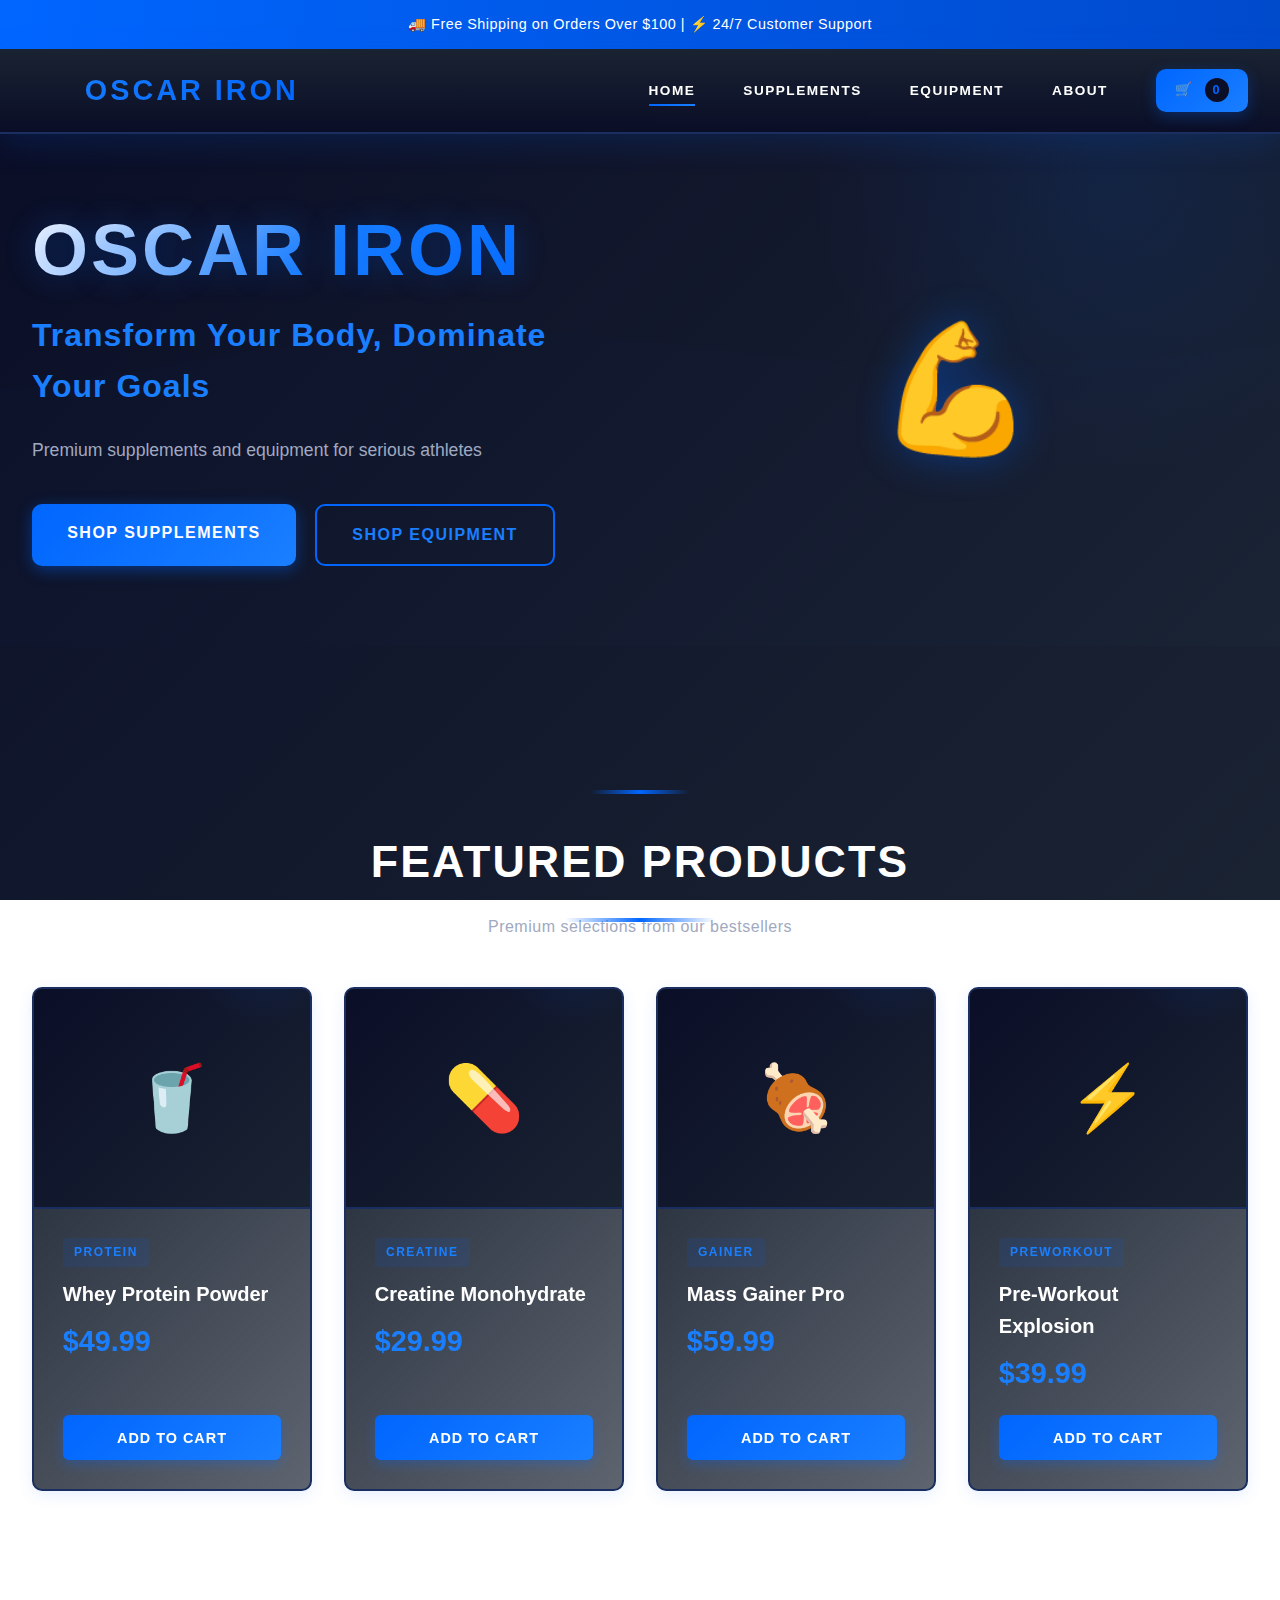
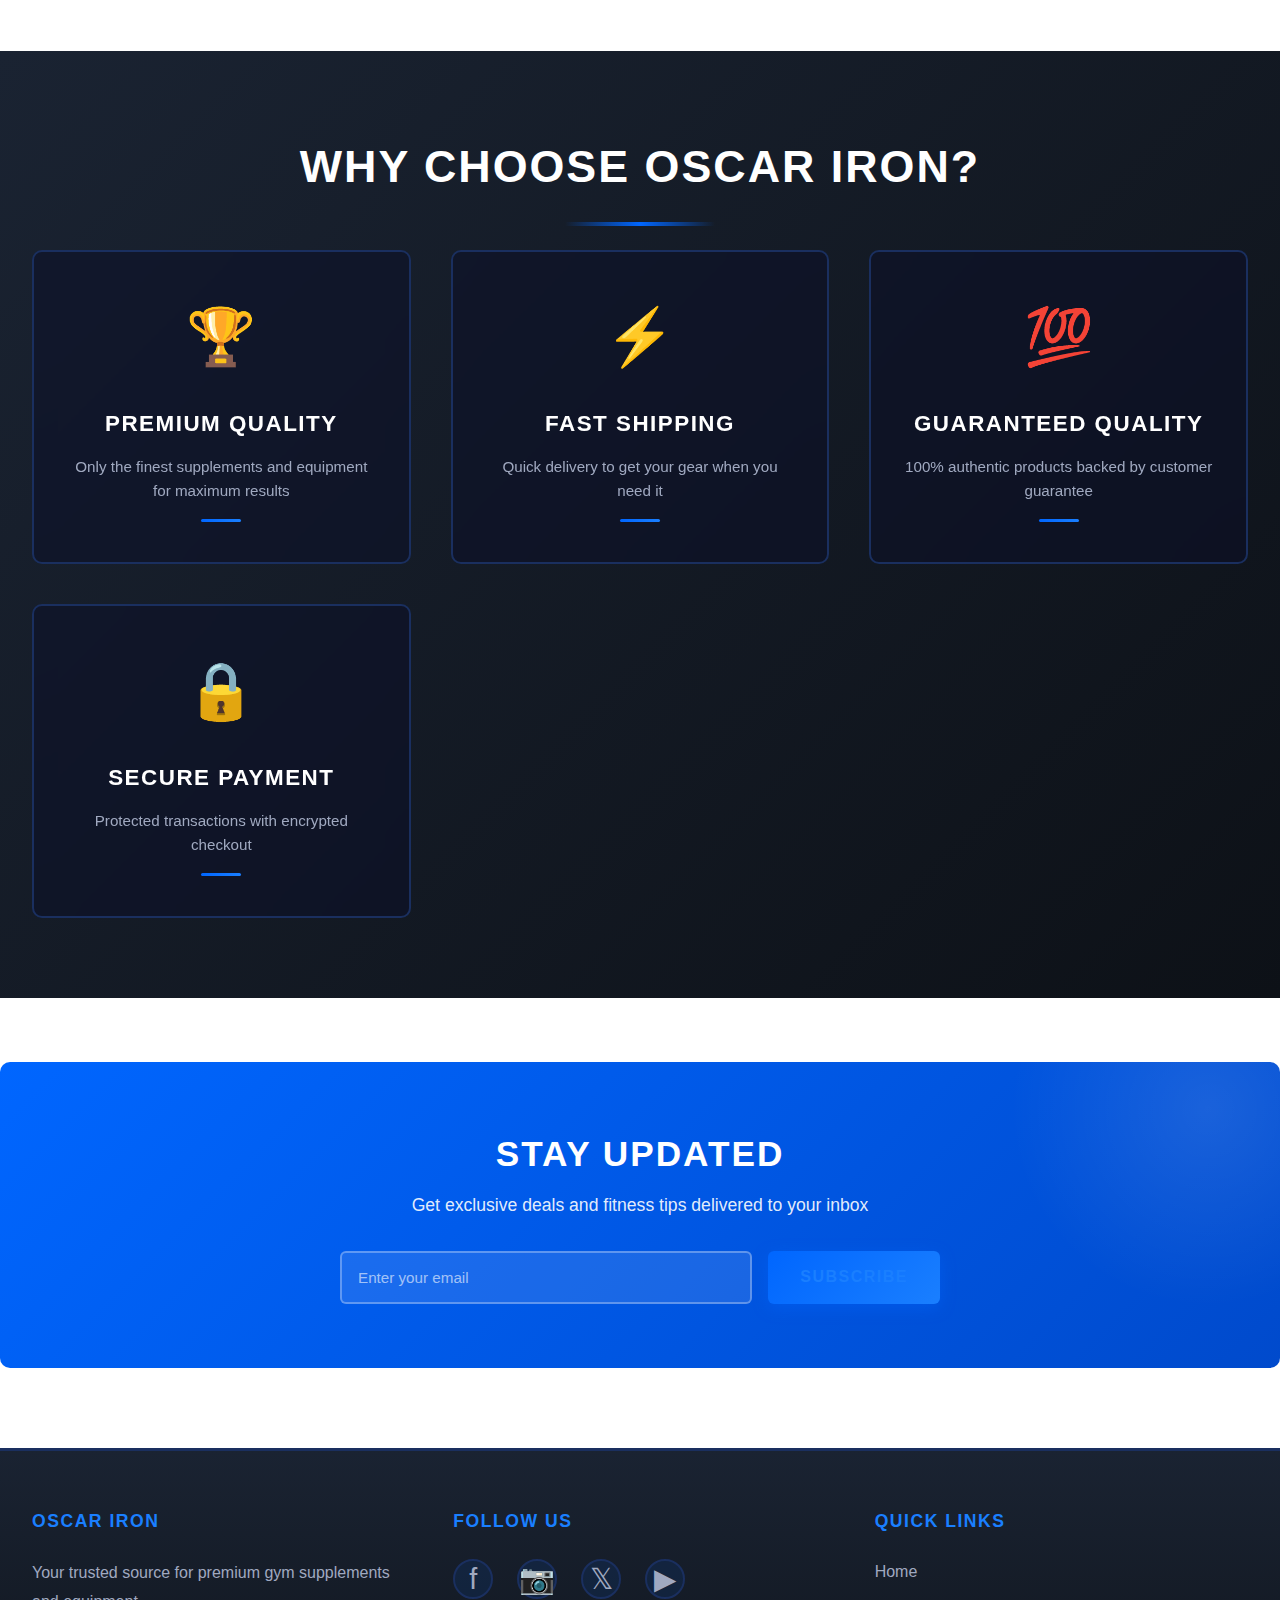
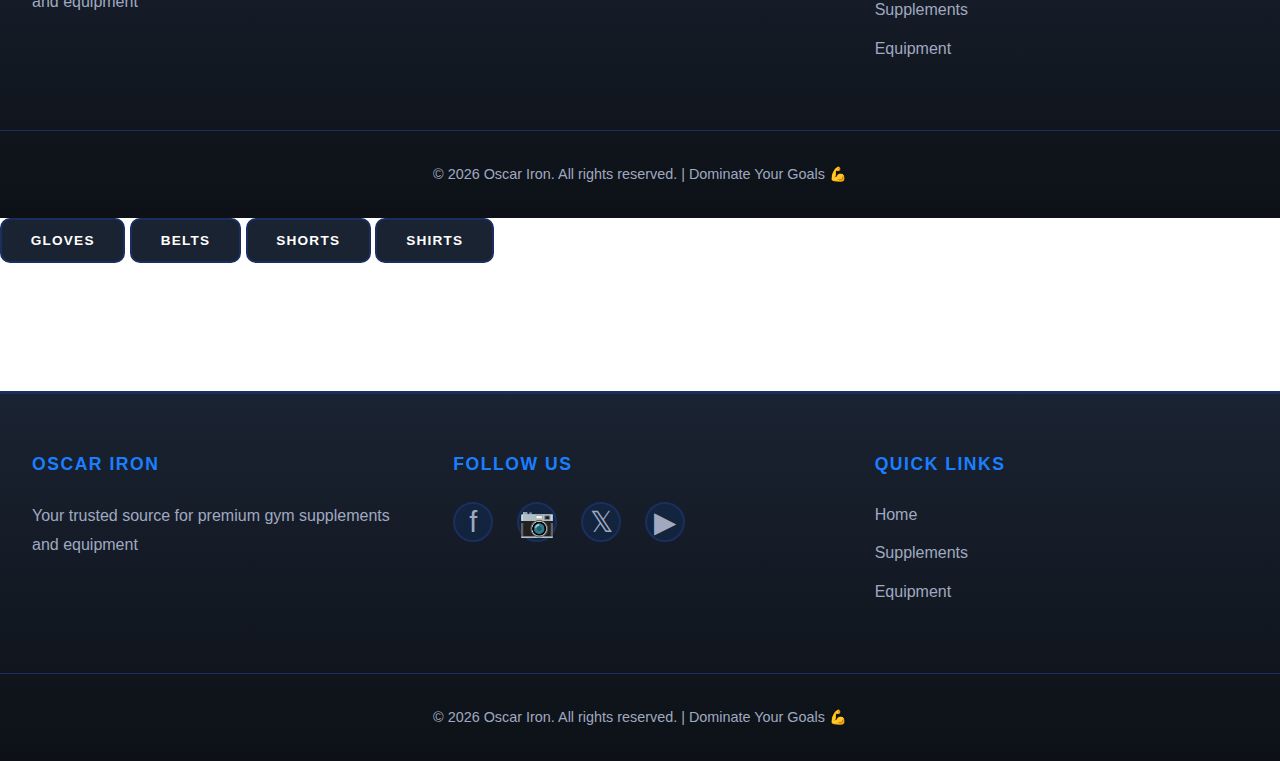
<file: index.html>
<!DOCTYPE html>
<html lang="en">
<head>
    <meta charset="UTF-8">
    <meta name="viewport" content="width=device-width, initial-scale=1.0">
    <title>Oscar Iron - Home</title>
    <link rel="stylesheet" href="styles.css">
</head>
<body>
    <!-- Top Header Banner -->
    <div class="header-banner">
        <p>🚚 Free Shipping on Orders Over $100 | ⚡ 24/7 Customer Support</p>
    </div>

    <!-- Navigation Bar -->
    <nav class="navbar">
        <div class="navbar-container">
            <div class="navbar-logo">
                <span class="logo-icon">⚡</span>
                <span class="logo-text">Oscar Iron</span>
            </div>
            <ul class="nav-menu">
                <li><a href="home.html" class="nav-link active">Home</a></li>
                <li><a href="supplements.html" class="nav-link">Supplements</a></li>
                <li><a href="equipment.html" class="nav-link">Equipment</a></li>
                <li><a href="about.html" class="nav-link">About</a></li>
                <li><a href="cart.html" class="nav-link cart-link">
                    <span class="cart-icon">🛒</span>
                    <span class="cart-count">0</span>
                </a></li>
            </ul>
            <div class="hamburger">
                <span></span>
                <span></span>
                <span></span>
            </div>
        </div>
    </nav>

    <!-- Main Content -->
    <main class="main-content">
        <!-- Home Page -->
        <section id="home" class="page active">
            <!-- Hero Section -->
            <section class="hero">
                <div class="hero-content">
                    <h1 class="hero-title">Oscar Iron</h1>
                    <p class="hero-subtitle">Transform Your Body, Dominate Your Goals</p>
                    <p class="hero-description">Premium supplements and equipment for serious athletes</p>
                    <div class="hero-buttons">
                        <a class="btn btn-primary" href="supplements.html">Shop Supplements</a>
                        <a class="btn btn-secondary" href="equipment.html">Shop Equipment</a>
                    </div>
                </div>
                <div class="hero-image">
                    <div class="hero-placeholder">💪</div>
                </div>
            </section>

            <!-- Featured Products Section -->
            <section class="featured-products">
                <div class="section-divider"></div>
                <h2>Featured Products</h2>
                <p class="section-subtitle">Premium selections from our bestsellers</p>
                <div class="products-grid" id="featuredProductsGrid">
                    <!-- Dynamically populated by JavaScript -->
                </div>
            </section>

            <!-- Why Oscar Iron Section -->
            <section class="features">
                <div class="features-container">
                    <h2>Why Choose Oscar Iron?</h2>
                    <div class="features-grid">
                        <div class="feature-card">
                            <div class="feature-icon">🏆</div>
                            <h3>Premium Quality</h3>
                            <p>Only the finest supplements and equipment for maximum results</p>
                            <div class="feature-bar"></div>
                        </div>
                        <div class="feature-card">
                            <div class="feature-icon">⚡</div>
                            <h3>Fast Shipping</h3>
                            <p>Quick delivery to get your gear when you need it</p>
                            <div class="feature-bar"></div>
                        </div>
                        <div class="feature-card">
                            <div class="feature-icon">💯</div>
                            <h3>Guaranteed Quality</h3>
                            <p>100% authentic products backed by customer guarantee</p>
                            <div class="feature-bar"></div>
                        </div>
                        <div class="feature-card">
                            <div class="feature-icon">🔒</div>
                            <h3>Secure Payment</h3>
                            <p>Protected transactions with encrypted checkout</p>
                            <div class="feature-bar"></div>
                        </div>
                    </div>
                </div>
            </section>

            <!-- Newsletter Section -->
            <section class="newsletter-section">
                <div class="newsletter-content">
                    <h2>Stay Updated</h2>
                    <p>Get exclusive deals and fitness tips delivered to your inbox</p>
                    <form class="newsletter-form" onsubmit="return false;">
                        <input type="email" placeholder="Enter your email" required>
                        <button type="submit" class="btn btn-primary">Subscribe</button>
                    </form>
                </div>
            </section>
        </section>
    </main>

    <!-- Footer -->
    <footer class="footer">
        <div class="footer-container">
            <div class="footer-section">
                <h4>Oscar Iron</h4>
                <p>Your trusted source for premium gym supplements and equipment</p>
            </div>
            <div class="footer-section">
                <h4>Follow Us</h4>
                <div class="social-links">
                    <a href="#" title="Facebook">f</a>
                    <a href="#" title="Instagram">📷</a>
                    <a href="#" title="Twitter">𝕏</a>
                    <a href="#" title="YouTube">▶</a>
                </div>
            </div>
            <div class="footer-section">
                <h4>Quick Links</h4>
                <ul>
                    <li><a href="home.html">Home</a></li>
                    <li><a href="supplements.html">Supplements</a></li>
                    <li><a href="equipment.html">Equipment</a></li>
                </ul>
            </div>
        </div>
        <div class="footer-bottom">
            <p>&copy; 2026 Oscar Iron. All rights reserved. | Dominate Your Goals 💪</p>
        </div>
    </footer>

    <!-- Product Modal (for detailed view) -->
    <div id="productModal" class="modal">
        <div class="modal-content">
            <span class="close">&times;</span>
            <div class="modal-body" id="modalBody">
                <!-- Dynamically populated by JavaScript -->
            </div>
        </div>
    </div>

    <!-- Scripts -->
    <script src="script.js"></script>
    <script>
        // Page-specific boot: ensure the correct content is rendered and cart count updated
        if (typeof renderHomePage === 'function') renderHomePage();
        if (typeof updateCartCount === 'function') updateCartCount();
    </script>
</body>
</html>
                <button class="filter-btn" data-filter="gloves">Gloves</button>
                <button class="filter-btn" data-filter="belts">Belts</button>
                <button class="filter-btn" data-filter="shorts">Shorts</button>
                <button class="filter-btn" data-filter="shirts">Shirts</button>
            </div>

            <div class="products-grid" id="equipmentGrid">
                <!-- Dynamically populated by JavaScript -->
            </div>
        </section>

        <!-- Shopping Cart Page -->
        <section id="cart" class="page">
            <div class="page-header">
                <h1>Shopping Cart</h1>
            </div>
            
            <div class="cart-container">
                <div class="cart-items" id="cartItems">
                    <!-- Dynamically populated by JavaScript -->
                </div>
                <div class="cart-summary">
                    <h3>Order Summary</h3>
                    <div class="summary-row">
                        <span>Subtotal:</span>
                        <span id="subtotal">$0.00</span>
                    </div>
                    <div class="summary-row">
                        <span>Shipping:</span>
                        <span id="shipping">$0.00</span>
                    </div>
                    <div class="summary-row total">
                        <span>Total:</span>
                        <span id="total">$0.00</span>
                    </div>
                    <button class="btn btn-primary" style="width: 100%; margin-top: 20px;" onclick="proceedToCheckout()">Proceed to Checkout</button>
                </div>
            </div>
        </section>
    </main>

    <!-- Footer -->
    <footer class="footer">
        <div class="footer-container">
            <div class="footer-section">
                <h4>Oscar Iron</h4>
                <p>Your trusted source for premium gym supplements and equipment</p>
            </div>
            <div class="footer-section">
                <h4>Follow Us</h4>
                <div class="social-links">
                    <a href="#" title="Facebook">f</a>
                    <a href="#" title="Instagram">📷</a>
                    <a href="#" title="Twitter">𝕏</a>
                    <a href="#" title="YouTube">▶</a>
                </div>
            </div>
            <div class="footer-section">
                <h4>Quick Links</h4>
                <ul>
                    <li><a href="#home" onclick="navigateTo('home')">Home</a></li>
                    <li><a href="#supplements" onclick="navigateTo('supplements')">Supplements</a></li>
                    <li><a href="#equipment" onclick="navigateTo('equipment')">Equipment</a></li>
                </ul>
            </div>
        </div>
        <div class="footer-bottom">
            <p>&copy; 2026 Oscar Iron. All rights reserved. | Dominate Your Goals 💪</p>
        </div>
    </footer>

    <!-- Product Modal (for detailed view) -->
    <div id="productModal" class="modal">
        <div class="modal-content">
            <span class="close">&times;</span>
            <div class="modal-body" id="modalBody">
                <!-- Dynamically populated by JavaScript -->
            </div>
        </div>
    </div>

    <!-- Scripts -->
    <script src="script.js"></script>
</body>
</html>
</file>
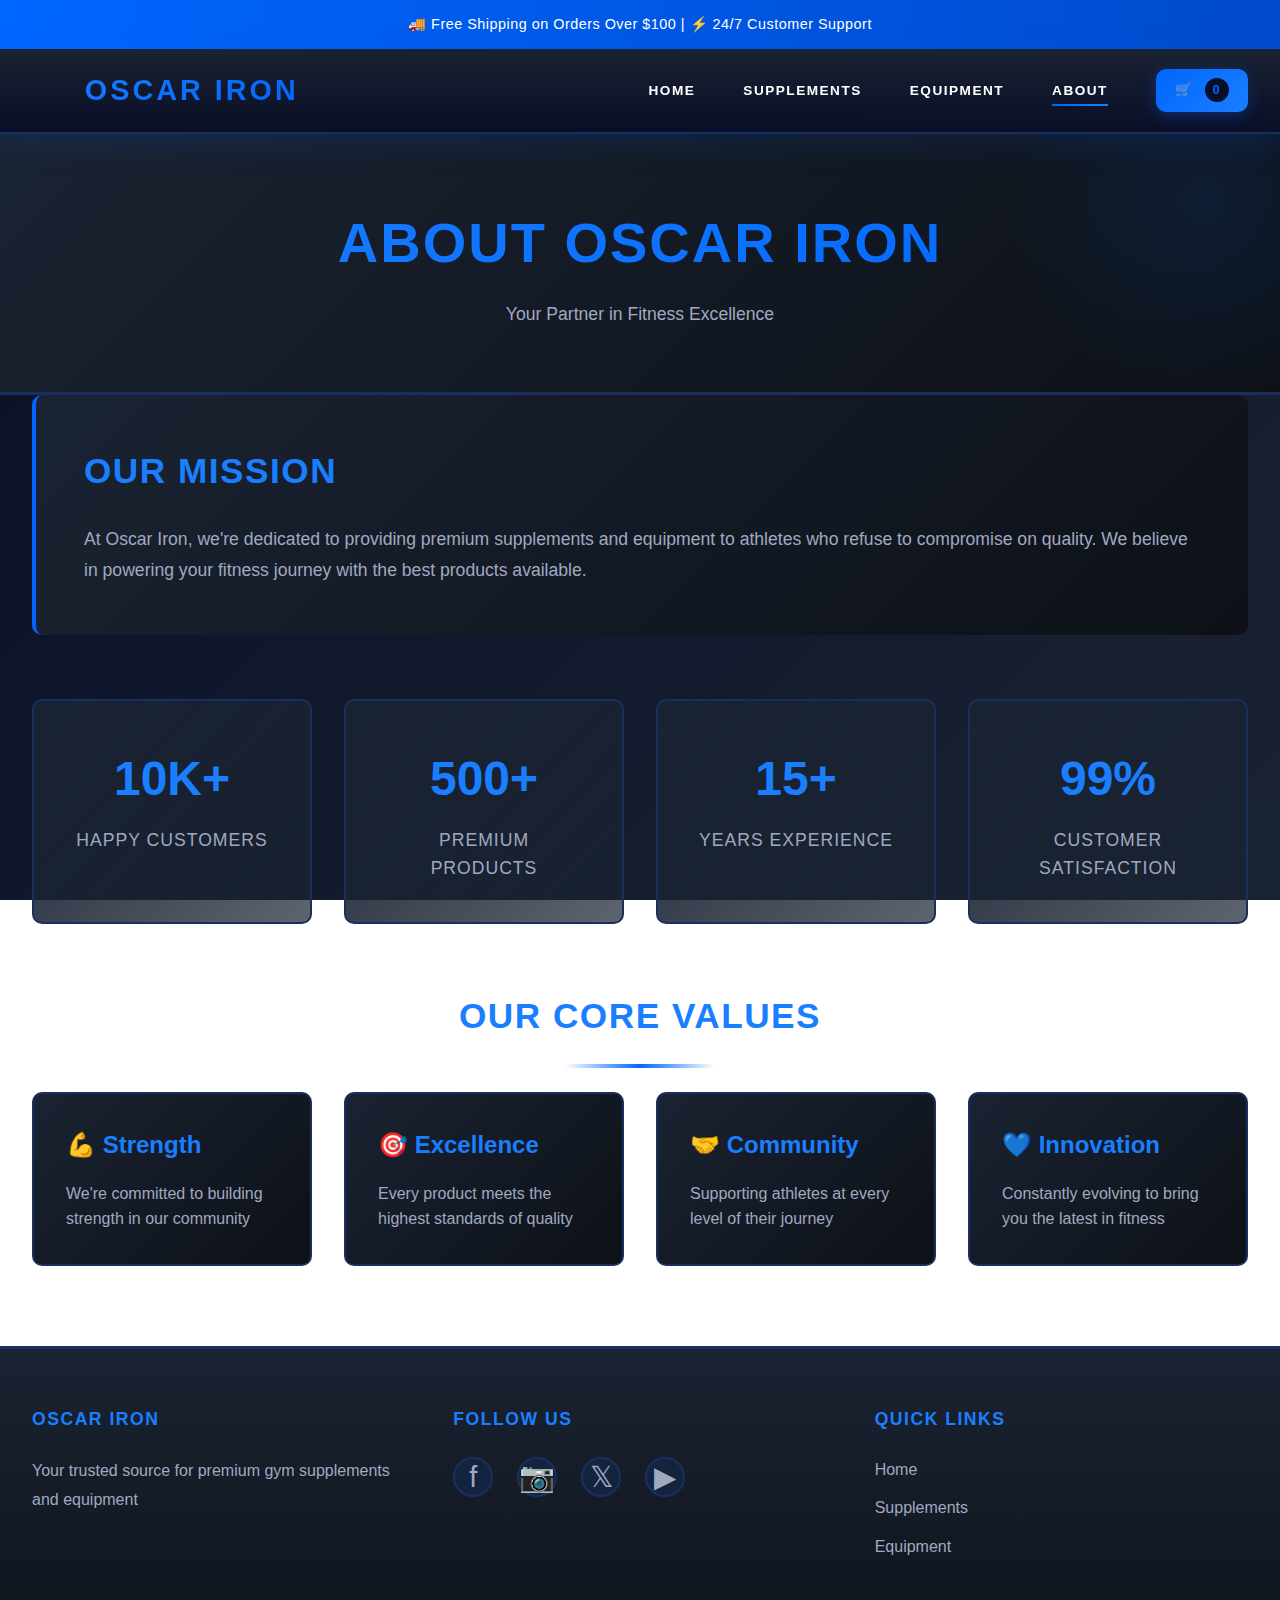
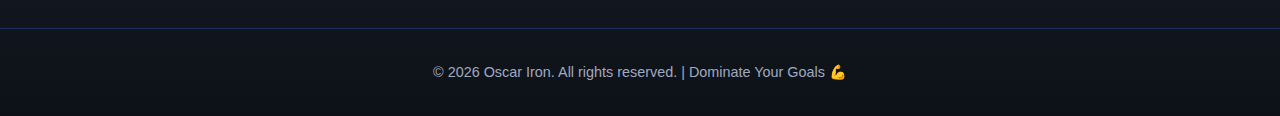
<file: about.html>
<!DOCTYPE html>
<html lang="en">
<head>
    <meta charset="UTF-8">
    <meta name="viewport" content="width=device-width, initial-scale=1.0">
    <title>Oscar Iron - About</title>
    <link rel="stylesheet" href="styles.css">
</head>
<body>
    <!-- Top Header Banner -->
    <div class="header-banner">
        <p>🚚 Free Shipping on Orders Over $100 | ⚡ 24/7 Customer Support</p>
    </div>

    <!-- Navigation Bar -->
    <nav class="navbar">
        <div class="navbar-container">
            <div class="navbar-logo">
                <span class="logo-icon">⚡</span>
                <span class="logo-text">Oscar Iron</span>
            </div>
            <ul class="nav-menu">
                <li><a href="home.html" class="nav-link">Home</a></li>
                <li><a href="supplements.html" class="nav-link">Supplements</a></li>
                <li><a href="equipment.html" class="nav-link">Equipment</a></li>
                <li><a href="about.html" class="nav-link active">About</a></li>
                <li><a href="cart.html" class="nav-link cart-link">
                    <span class="cart-icon">🛒</span>
                    <span class="cart-count">0</span>
                </a></li>
            </ul>
            <div class="hamburger">
                <span></span>
                <span></span>
                <span></span>
            </div>
        </div>
    </nav>

    <main class="main-content">
        <!-- About Page -->
        <section id="about" class="page active">
            <div class="page-header">
                <h1>About Oscar Iron</h1>
                <p>Your Partner in Fitness Excellence</p>
            </div>

            <div class="about-container">
                <div class="about-section">
                    <h2>Our Mission</h2>
                    <p>At Oscar Iron, we're dedicated to providing premium supplements and equipment to athletes who refuse to compromise on quality. We believe in powering your fitness journey with the best products available.</p>
                </div>

                <div class="about-stats">
                    <div class="stat-card">
                        <h3>10K+</h3>
                        <p>Happy Customers</p>
                    </div>
                    <div class="stat-card">
                        <h3>500+</h3>
                        <p>Premium Products</p>
                    </div>
                    <div class="stat-card">
                        <h3>15+</h3>
                        <p>Years Experience</p>
                    </div>
                    <div class="stat-card">
                        <h3>99%</h3>
                        <p>Customer Satisfaction</p>
                    </div>
                </div>

                <div class="about-values">
                    <h2>Our Core Values</h2>
                    <div class="values-grid">
                        <div class="value-card">
                            <h4>💪 Strength</h4>
                            <p>We're committed to building strength in our community</p>
                        </div>
                        <div class="value-card">
                            <h4>🎯 Excellence</h4>
                            <p>Every product meets the highest standards of quality</p>
                        </div>
                        <div class="value-card">
                            <h4>🤝 Community</h4>
                            <p>Supporting athletes at every level of their journey</p>
                        </div>
                        <div class="value-card">
                            <h4>💙 Innovation</h4>
                            <p>Constantly evolving to bring you the latest in fitness</p>
                        </div>
                    </div>
                </div>
            </div>
        </section>
    </main>

    <!-- Hidden placeholders (prevent script errors from missing elements) -->
    <div style="display:none;">
        <div id="featuredProductsGrid"></div>
        <div id="supplementsGrid"></div>
        <div id="equipmentGrid"></div>
        <div id="cartItems"></div>
        <span id="subtotal"></span>
        <span id="shipping"></span>
        <span id="total"></span>
    </div>

    <!-- Footer -->
    <footer class="footer">
        <div class="footer-container">
            <div class="footer-section">
                <h4>Oscar Iron</h4>
                <p>Your trusted source for premium gym supplements and equipment</p>
            </div>
            <div class="footer-section">
                <h4>Follow Us</h4>
                <div class="social-links">
                    <a href="#" title="Facebook">f</a>
                    <a href="#" title="Instagram">📷</a>
                    <a href="#" title="Twitter">𝕏</a>
                    <a href="#" title="YouTube">▶</a>
                </div>
            </div>
            <div class="footer-section">
                <h4>Quick Links</h4>
                <ul>
                    <li><a href="home.html">Home</a></li>
                    <li><a href="supplements.html">Supplements</a></li>
                    <li><a href="equipment.html">Equipment</a></li>
                </ul>
            </div>
        </div>
        <div class="footer-bottom">
            <p>&copy; 2026 Oscar Iron. All rights reserved. | Dominate Your Goals 💪</p>
        </div>
    </footer>

    <!-- Product Modal (for detailed view) -->
    <div id="productModal" class="modal">
        <div class="modal-content">
            <span class="close">&times;</span>
            <div class="modal-body" id="modalBody"></div>
        </div>
    </div>

    <script src="script.js"></script>
    <script>
        // About page: just update cart count
        if (typeof updateCartCount === 'function') updateCartCount();
    </script>
</body>
</html>
</file>
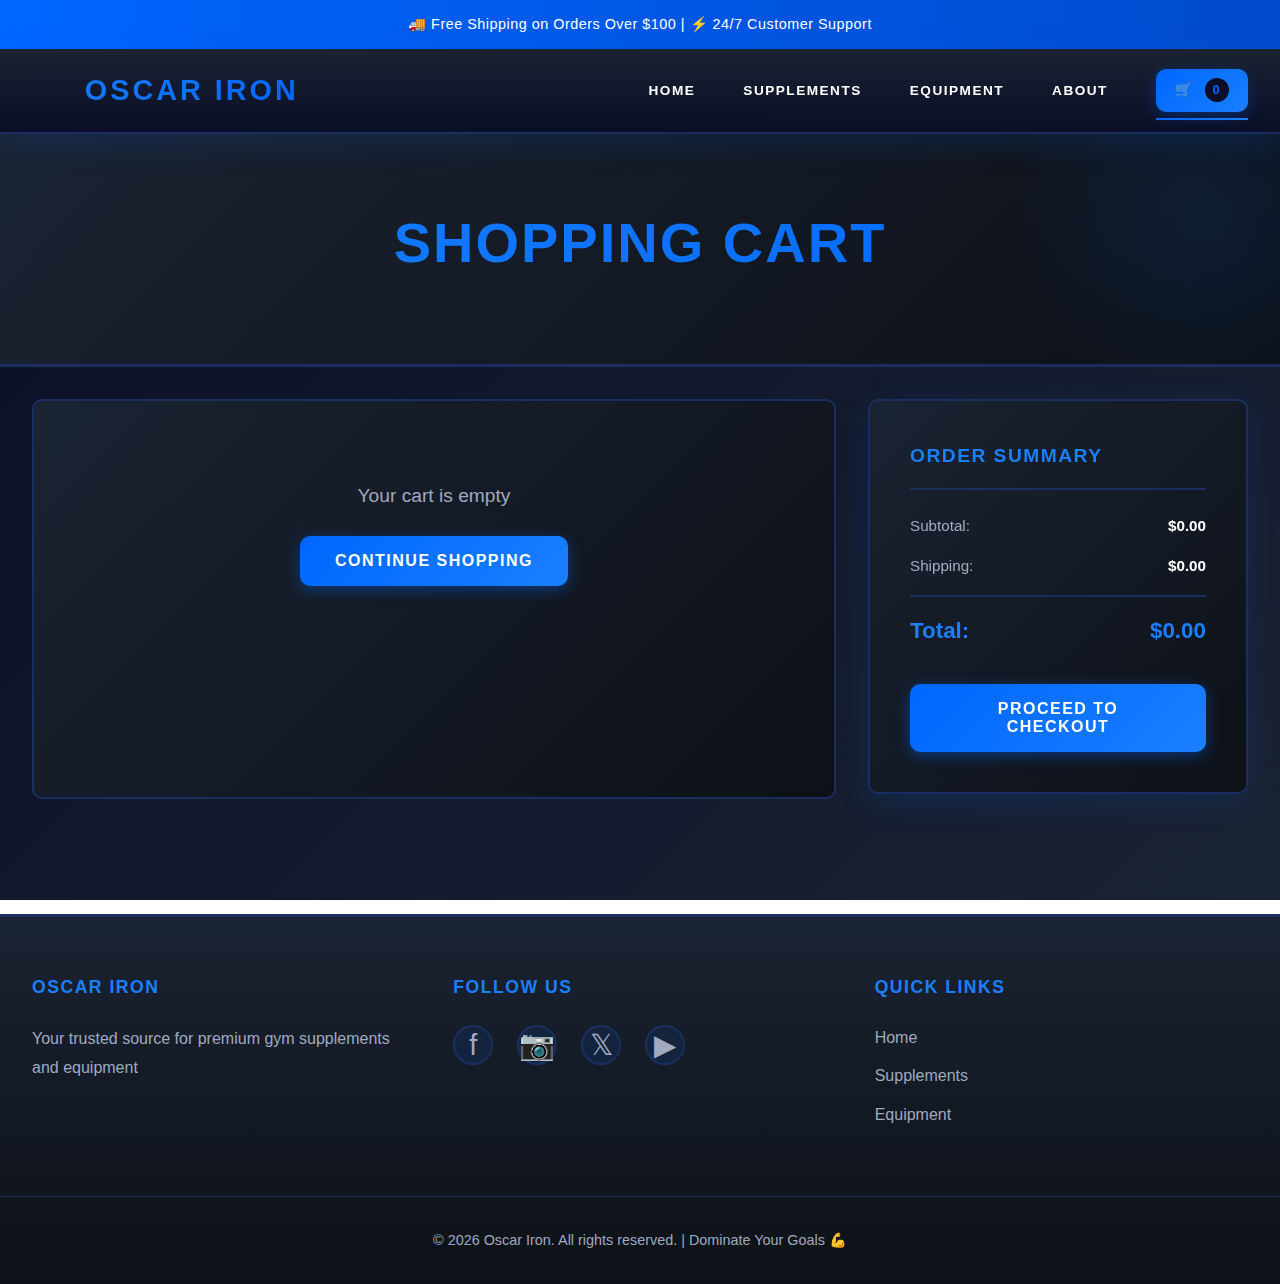
<file: cart.html>
<!DOCTYPE html>
<html lang="en">
<head>
    <meta charset="UTF-8">
    <meta name="viewport" content="width=device-width, initial-scale=1.0">
    <title>Oscar Iron - Cart</title>
    <link rel="stylesheet" href="styles.css">
</head>
<body>
    <!-- Top Header Banner -->
    <div class="header-banner">
        <p>🚚 Free Shipping on Orders Over $100 | ⚡ 24/7 Customer Support</p>
    </div>

    <!-- Navigation Bar -->
    <nav class="navbar">
        <div class="navbar-container">
            <div class="navbar-logo">
                <span class="logo-icon">⚡</span>
                <span class="logo-text">Oscar Iron</span>
            </div>
            <ul class="nav-menu">
                <li><a href="home.html" class="nav-link">Home</a></li>
                <li><a href="supplements.html" class="nav-link">Supplements</a></li>
                <li><a href="equipment.html" class="nav-link">Equipment</a></li>
                <li><a href="about.html" class="nav-link">About</a></li>
                <li><a href="cart.html" class="nav-link cart-link active">
                    <span class="cart-icon">🛒</span>
                    <span class="cart-count">0</span>
                </a></li>
            </ul>
            <div class="hamburger">
                <span></span>
                <span></span>
                <span></span>
            </div>
        </div>
    </nav>

    <main class="main-content">
        <!-- Shopping Cart Page -->
        <section id="cart" class="page active">
            <div class="page-header">
                <h1>Shopping Cart</h1>
            </div>
            
            <div class="cart-container">
                <div class="cart-items" id="cartItems">
                    <!-- Dynamically populated by JavaScript -->
                </div>
                <div class="cart-summary">
                    <h3>Order Summary</h3>
                    <div class="summary-row">
                        <span>Subtotal:</span>
                        <span id="subtotal">$0.00</span>
                    </div>
                    <div class="summary-row">
                        <span>Shipping:</span>
                        <span id="shipping">$0.00</span>
                    </div>
                    <div class="summary-row total">
                        <span>Total:</span>
                        <span id="total">$0.00</span>
                    </div>
                    <button class="btn btn-primary" style="width: 100%; margin-top: 20px;" onclick="proceedToCheckout()">Proceed to Checkout</button>
                </div>
            </div>
        </section>
    </main>

    <!-- Hidden placeholders (prevent script errors from missing elements) -->
    <div style="display:none;">
        <div id="featuredProductsGrid"></div>
        <div id="supplementsGrid"></div>
        <div id="equipmentGrid"></div>
    </div>

    <!-- Footer -->
    <footer class="footer">
        <div class="footer-container">
            <div class="footer-section">
                <h4>Oscar Iron</h4>
                <p>Your trusted source for premium gym supplements and equipment</p>
            </div>
            <div class="footer-section">
                <h4>Follow Us</h4>
                <div class="social-links">
                    <a href="#" title="Facebook">f</a>
                    <a href="#" title="Instagram">📷</a>
                    <a href="#" title="Twitter">𝕏</a>
                    <a href="#" title="YouTube">▶</a>
                </div>
            </div>
            <div class="footer-section">
                <h4>Quick Links</h4>
                <ul>
                    <li><a href="home.html">Home</a></li>
                    <li><a href="supplements.html">Supplements</a></li>
                    <li><a href="equipment.html">Equipment</a></li>
                </ul>
            </div>
        </div>
        <div class="footer-bottom">
            <p>&copy; 2026 Oscar Iron. All rights reserved. | Dominate Your Goals 💪</p>
        </div>
    </footer>

    <!-- Product Modal (for detailed view) -->
    <div id="productModal" class="modal">
        <div class="modal-content">
            <span class="close">&times;</span>
            <div class="modal-body" id="modalBody"></div>
        </div>
    </div>

    <script src="script.js"></script>
    <script>
        if (typeof renderCart === 'function') renderCart();
        if (typeof updateCartCount === 'function') updateCartCount();
    </script>
</body>
</html>
</file>
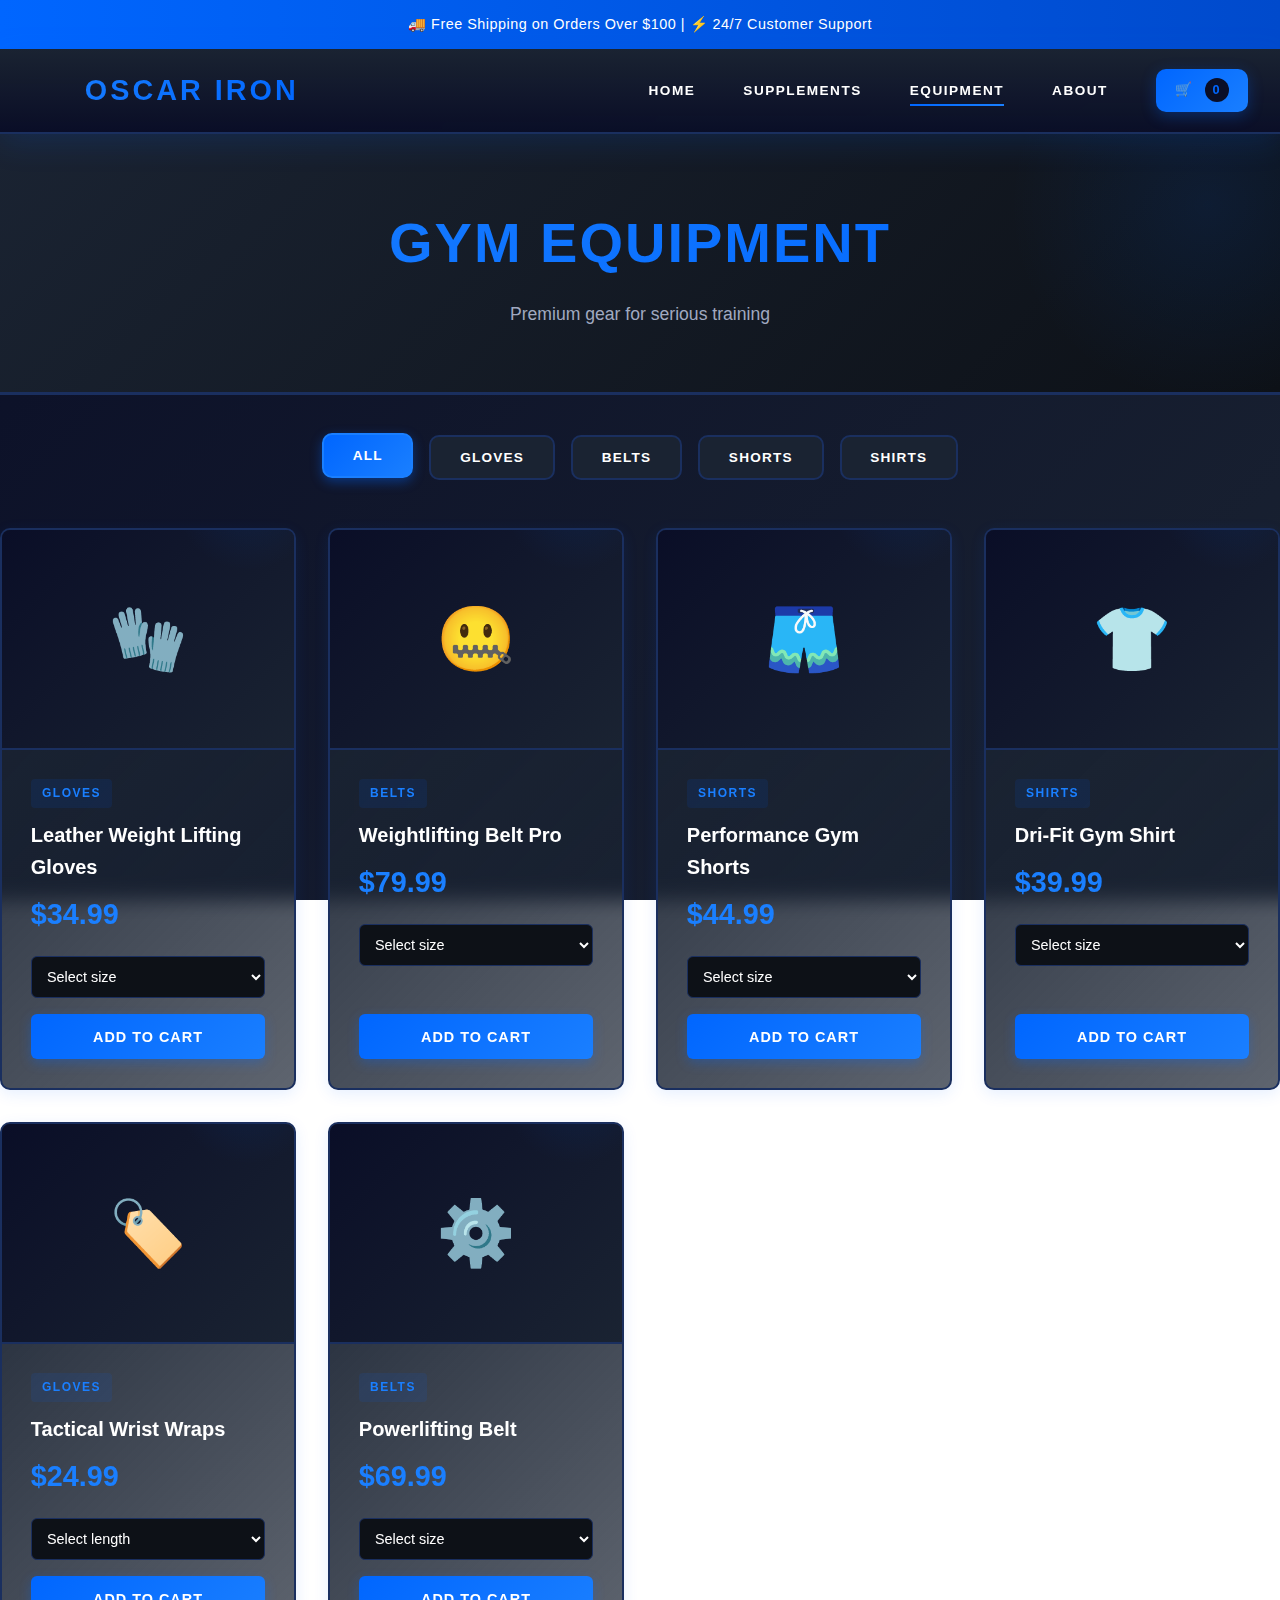
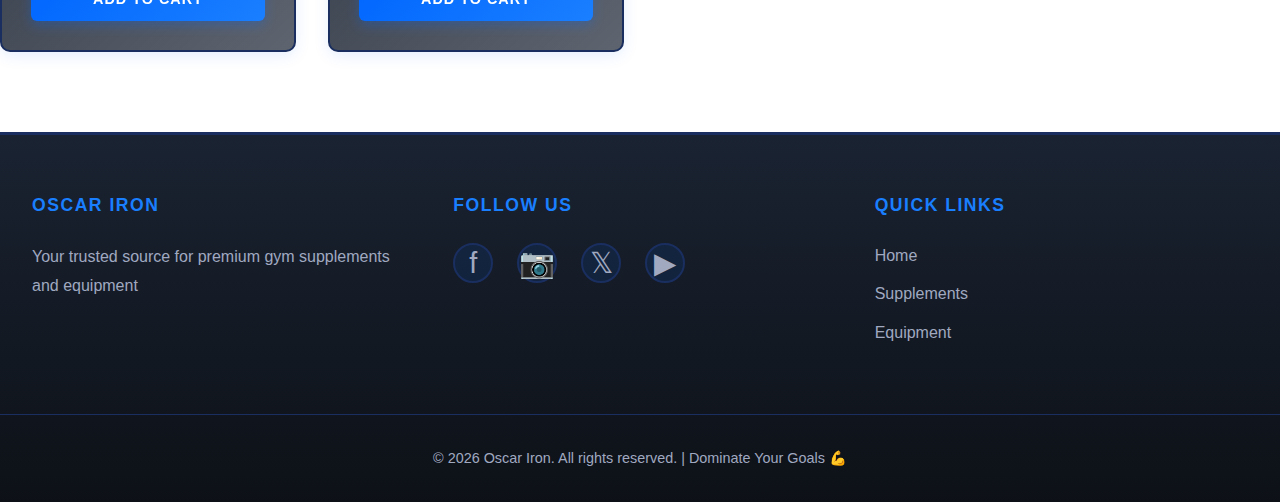
<file: equipment.html>
<!DOCTYPE html>
<html lang="en">
<head>
    <meta charset="UTF-8">
    <meta name="viewport" content="width=device-width, initial-scale=1.0">
    <title>Oscar Iron - Equipment</title>
    <link rel="stylesheet" href="styles.css">
</head>
<body>
    <!-- Top Header Banner -->
    <div class="header-banner">
        <p>🚚 Free Shipping on Orders Over $100 | ⚡ 24/7 Customer Support</p>
    </div>

    <!-- Navigation Bar -->
    <nav class="navbar">
        <div class="navbar-container">
            <div class="navbar-logo">
                <span class="logo-icon">⚡</span>
                <span class="logo-text">Oscar Iron</span>
            </div>
            <ul class="nav-menu">
                <li><a href="home.html" class="nav-link">Home</a></li>
                <li><a href="supplements.html" class="nav-link">Supplements</a></li>
                <li><a href="equipment.html" class="nav-link active">Equipment</a></li>
                <li><a href="about.html" class="nav-link">About</a></li>
                <li><a href="cart.html" class="nav-link cart-link">
                    <span class="cart-icon">🛒</span>
                    <span class="cart-count">0</span>
                </a></li>
            </ul>
            <div class="hamburger">
                <span></span>
                <span></span>
                <span></span>
            </div>
        </div>
    </nav>

    <main class="main-content">
        <!-- Equipment Page -->
        <section id="equipment" class="page active">
            <div class="page-header">
                <h1>Gym Equipment</h1>
                <p>Premium gear for serious training</p>
            </div>
            
            <div class="filters">
                <button class="filter-btn active" data-filter="all">All</button>
                <button class="filter-btn" data-filter="gloves">Gloves</button>
                <button class="filter-btn" data-filter="belts">Belts</button>
                <button class="filter-btn" data-filter="shorts">Shorts</button>
                <button class="filter-btn" data-filter="shirts">Shirts</button>
            </div>

            <div class="products-grid" id="equipmentGrid">
                <!-- Dynamically populated by JavaScript -->
            </div>
        </section>
    </main>

    <!-- Hidden placeholders (prevent script errors from missing elements) -->
    <div style="display:none;">
        <div id="featuredProductsGrid"></div>
        <div id="supplementsGrid"></div>
        <div id="cartItems"></div>
        <span id="subtotal"></span>
        <span id="shipping"></span>
        <span id="total"></span>
    </div>

    <!-- Footer -->
    <footer class="footer">
        <div class="footer-container">
            <div class="footer-section">
                <h4>Oscar Iron</h4>
                <p>Your trusted source for premium gym supplements and equipment</p>
            </div>
            <div class="footer-section">
                <h4>Follow Us</h4>
                <div class="social-links">
                    <a href="#" title="Facebook">f</a>
                    <a href="#" title="Instagram">📷</a>
                    <a href="#" title="Twitter">𝕏</a>
                    <a href="#" title="YouTube">▶</a>
                </div>
            </div>
            <div class="footer-section">
                <h4>Quick Links</h4>
                <ul>
                    <li><a href="home.html">Home</a></li>
                    <li><a href="supplements.html">Supplements</a></li>
                    <li><a href="equipment.html">Equipment</a></li>
                </ul>
            </div>
        </div>
        <div class="footer-bottom">
            <p>&copy; 2026 Oscar Iron. All rights reserved. | Dominate Your Goals 💪</p>
        </div>
    </footer>

    <!-- Product Modal (for detailed view) -->
    <div id="productModal" class="modal">
        <div class="modal-content">
            <span class="close">&times;</span>
            <div class="modal-body" id="modalBody"></div>
        </div>
    </div>

    <script src="script.js"></script>
    <script>
        if (typeof renderProducts === 'function') renderProducts(products.equipment, 'equipmentGrid');
        if (typeof updateCartCount === 'function') updateCartCount();
    </script>
</body>
</html>
</file>
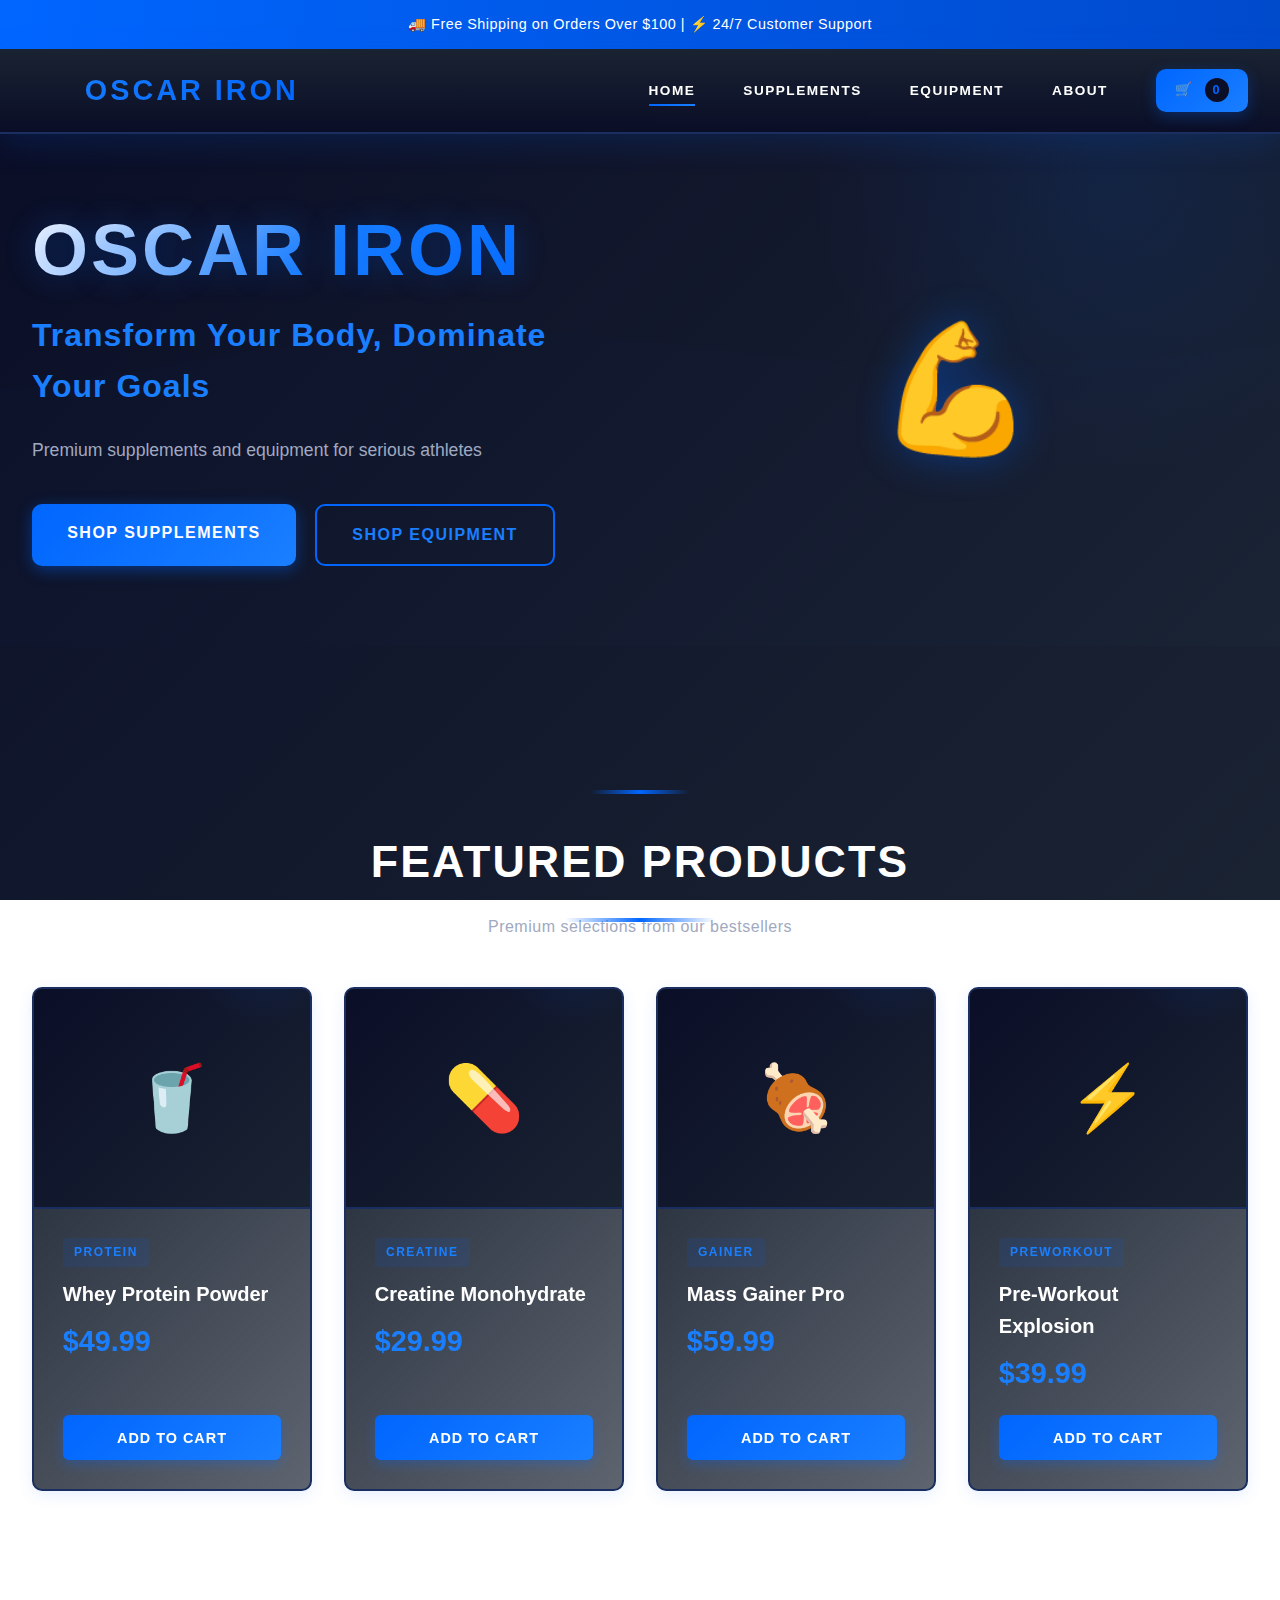
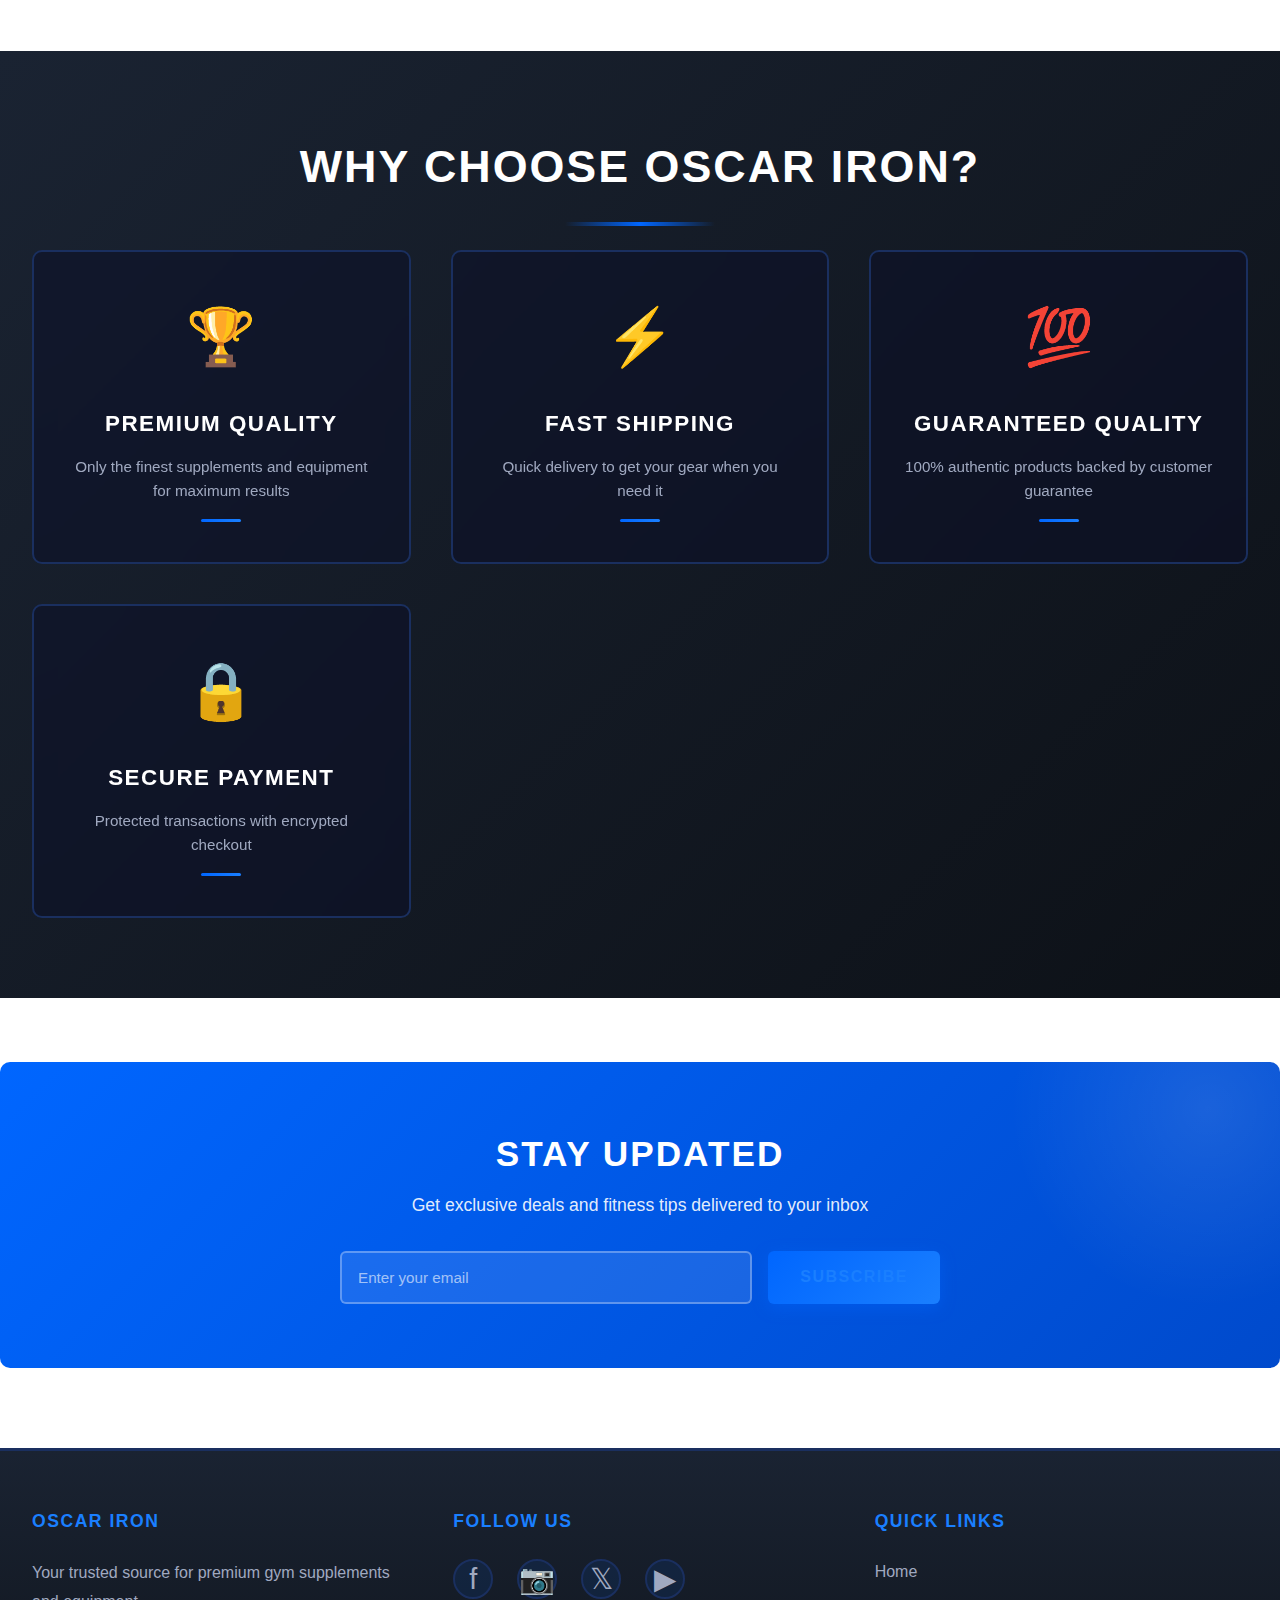
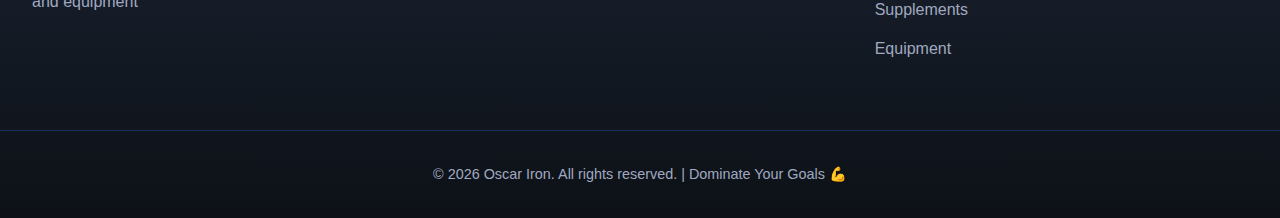
<file: home.html>
<!DOCTYPE html>
<html lang="en">
<head>
    <meta charset="UTF-8">
    <meta name="viewport" content="width=device-width, initial-scale=1.0">
    <title>Oscar Iron - Home</title>
    <link rel="stylesheet" href="styles.css">
</head>
<body>
    <!-- Top Header Banner -->
    <div class="header-banner">
        <p>🚚 Free Shipping on Orders Over $100 | ⚡ 24/7 Customer Support</p>
    </div>

    <!-- Navigation Bar -->
    <nav class="navbar">
        <div class="navbar-container">
            <div class="navbar-logo">
                <span class="logo-icon">⚡</span>
                <span class="logo-text">Oscar Iron</span>
            </div>
            <ul class="nav-menu">
                <li><a href="home.html" class="nav-link active">Home</a></li>
                <li><a href="supplements.html" class="nav-link">Supplements</a></li>
                <li><a href="equipment.html" class="nav-link">Equipment</a></li>
                <li><a href="about.html" class="nav-link">About</a></li>
                <li><a href="cart.html" class="nav-link cart-link">
                    <span class="cart-icon">🛒</span>
                    <span class="cart-count">0</span>
                </a></li>
            </ul>
            <div class="hamburger">
                <span></span>
                <span></span>
                <span></span>
            </div>
        </div>
    </nav>

    <!-- Main Content -->
    <main class="main-content">
        <!-- Home Page -->
        <section id="home" class="page active">
            <!-- Hero Section -->
            <section class="hero">
                <div class="hero-content">
                    <h1 class="hero-title">Oscar Iron</h1>
                    <p class="hero-subtitle">Transform Your Body, Dominate Your Goals</p>
                    <p class="hero-description">Premium supplements and equipment for serious athletes</p>
                    <div class="hero-buttons">
                        <a class="btn btn-primary" href="supplements.html">Shop Supplements</a>
                        <a class="btn btn-secondary" href="equipment.html">Shop Equipment</a>
                    </div>
                </div>
                <div class="hero-image">
                    <div class="hero-placeholder">💪</div>
                </div>
            </section>

            <!-- Featured Products Section -->
            <section class="featured-products">
                <div class="section-divider"></div>
                <h2>Featured Products</h2>
                <p class="section-subtitle">Premium selections from our bestsellers</p>
                <div class="products-grid" id="featuredProductsGrid">
                    <!-- Dynamically populated by JavaScript -->
                </div>
            </section>

            <!-- Why Oscar Iron Section -->
            <section class="features">
                <div class="features-container">
                    <h2>Why Choose Oscar Iron?</h2>
                    <div class="features-grid">
                        <div class="feature-card">
                            <div class="feature-icon">🏆</div>
                            <h3>Premium Quality</h3>
                            <p>Only the finest supplements and equipment for maximum results</p>
                            <div class="feature-bar"></div>
                        </div>
                        <div class="feature-card">
                            <div class="feature-icon">⚡</div>
                            <h3>Fast Shipping</h3>
                            <p>Quick delivery to get your gear when you need it</p>
                            <div class="feature-bar"></div>
                        </div>
                        <div class="feature-card">
                            <div class="feature-icon">💯</div>
                            <h3>Guaranteed Quality</h3>
                            <p>100% authentic products backed by customer guarantee</p>
                            <div class="feature-bar"></div>
                        </div>
                        <div class="feature-card">
                            <div class="feature-icon">🔒</div>
                            <h3>Secure Payment</h3>
                            <p>Protected transactions with encrypted checkout</p>
                            <div class="feature-bar"></div>
                        </div>
                    </div>
                </div>
            </section>

            <!-- Newsletter Section -->
            <section class="newsletter-section">
                <div class="newsletter-content">
                    <h2>Stay Updated</h2>
                    <p>Get exclusive deals and fitness tips delivered to your inbox</p>
                    <form class="newsletter-form" onsubmit="return false;">
                        <input type="email" placeholder="Enter your email" required>
                        <button type="submit" class="btn btn-primary">Subscribe</button>
                    </form>
                </div>
            </section>
        </section>
    </main>

    <!-- Footer -->
    <footer class="footer">
        <div class="footer-container">
            <div class="footer-section">
                <h4>Oscar Iron</h4>
                <p>Your trusted source for premium gym supplements and equipment</p>
            </div>
            <div class="footer-section">
                <h4>Follow Us</h4>
                <div class="social-links">
                    <a href="#" title="Facebook">f</a>
                    <a href="#" title="Instagram">📷</a>
                    <a href="#" title="Twitter">𝕏</a>
                    <a href="#" title="YouTube">▶</a>
                </div>
            </div>
            <div class="footer-section">
                <h4>Quick Links</h4>
                <ul>
                    <li><a href="home.html">Home</a></li>
                    <li><a href="supplements.html">Supplements</a></li>
                    <li><a href="equipment.html">Equipment</a></li>
                </ul>
            </div>
        </div>
        <div class="footer-bottom">
            <p>&copy; 2026 Oscar Iron. All rights reserved. | Dominate Your Goals 💪</p>
        </div>
    </footer>

    <!-- Product Modal (for detailed view) -->
    <div id="productModal" class="modal">
        <div class="modal-content">
            <span class="close">&times;</span>
            <div class="modal-body" id="modalBody">
                <!-- Dynamically populated by JavaScript -->
            </div>
        </div>
    </div>

    <!-- Scripts -->
    <script src="script.js"></script>
    <script>
        // Page-specific boot: ensure the correct content is rendered and cart count updated
        if (typeof renderHomePage === 'function') renderHomePage();
        if (typeof updateCartCount === 'function') updateCartCount();
    </script>
</body>
</html>
</file>
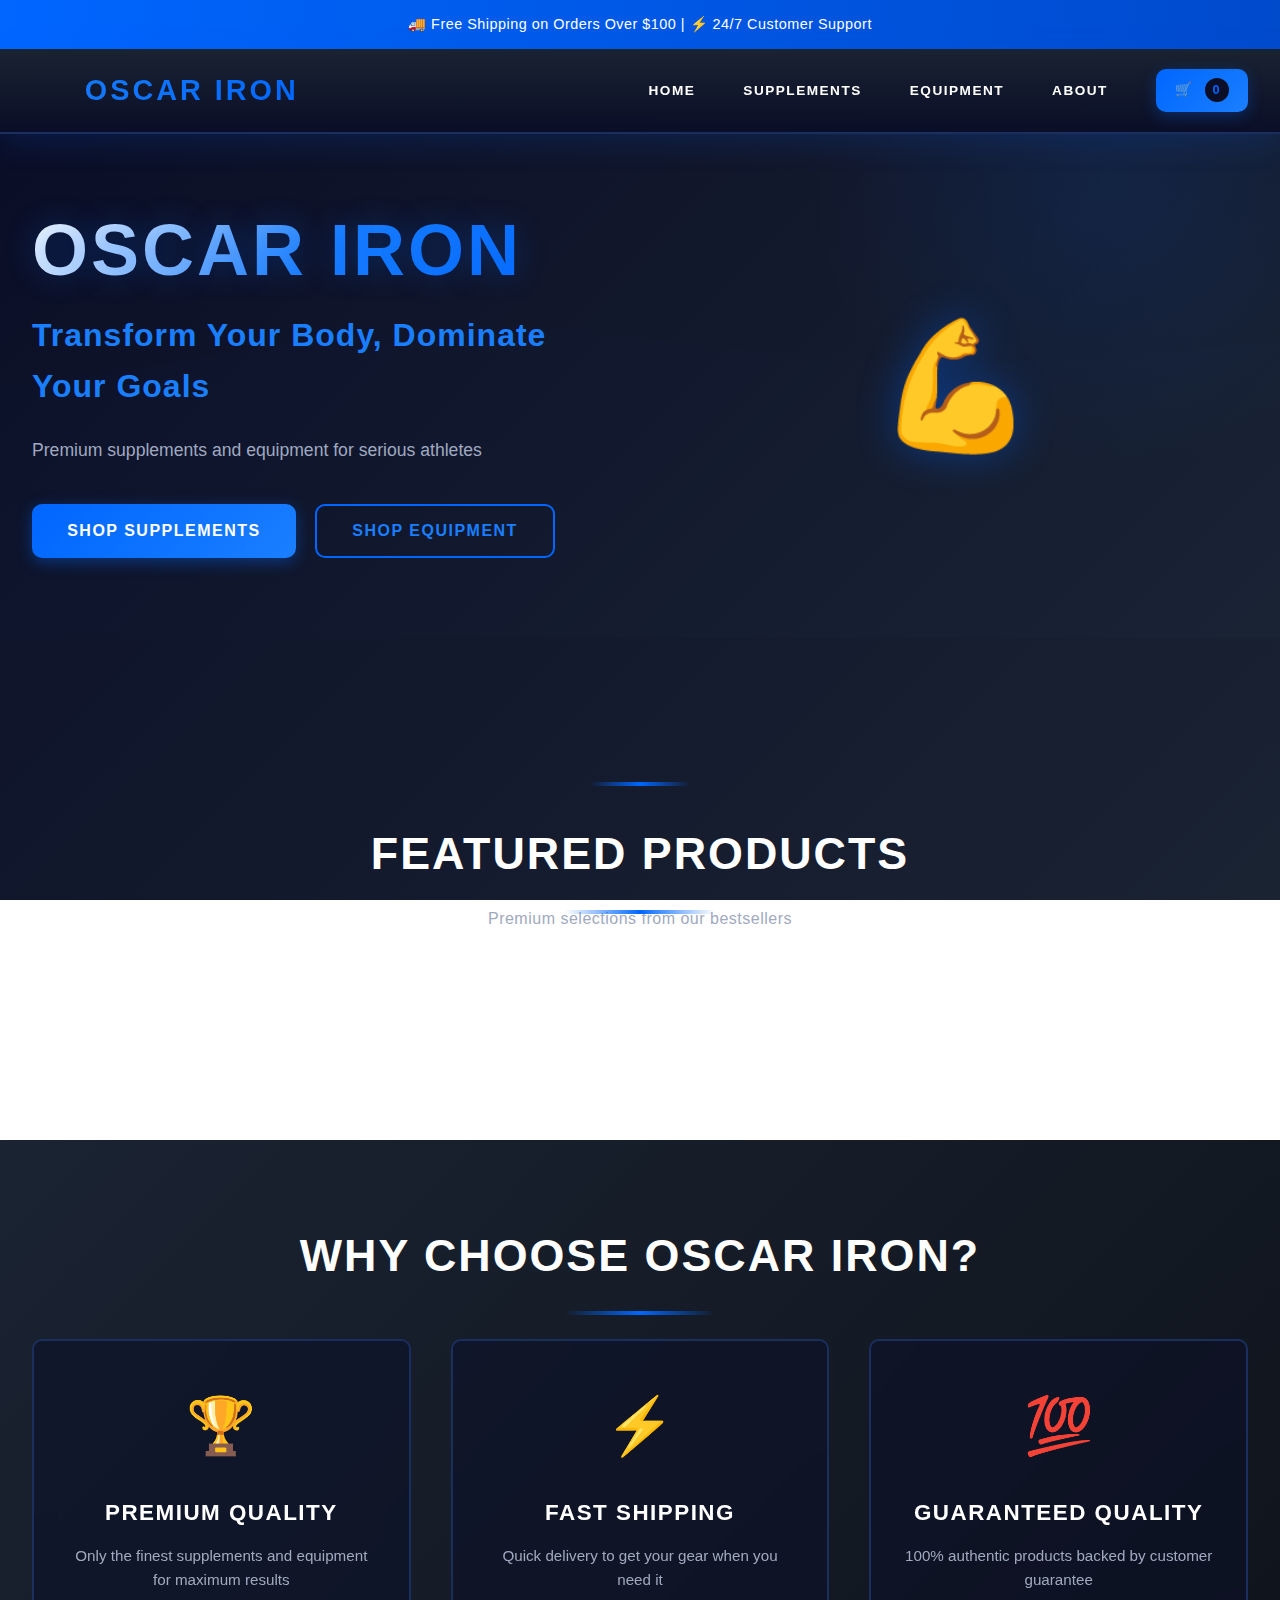
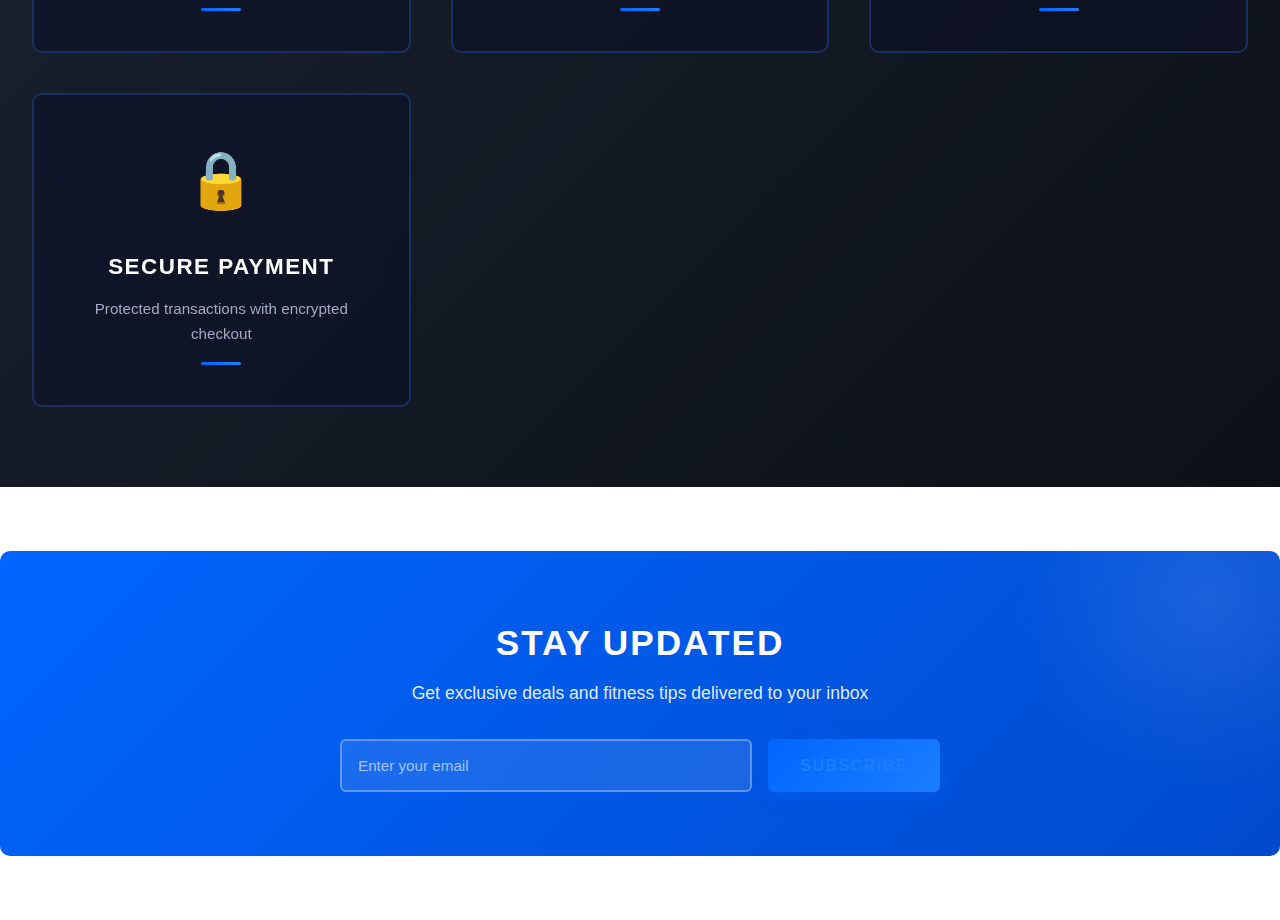
<file: index_original.html>
<!DOCTYPE html>
<html lang="en">
<head>
    <meta charset="UTF-8">
    <meta name="viewport" content="width=device-width, initial-scale=1.0">
    <title>Oscar Iron - Premium Gym Supplements & Equipment</title>
    <link rel="stylesheet" href="styles.css">
</head>
<body>
    <!-- Top Header Banner -->
    <div class="header-banner">
        <p>🚚 Free Shipping on Orders Over $100 | ⚡ 24/7 Customer Support</p>
    </div>

    <!-- Navigation Bar -->
    <nav class="navbar">
        <div class="navbar-container">
            <div class="navbar-logo">
                <span class="logo-icon">⚡</span>
                <span class="logo-text">Oscar Iron</span>
            </div>
            <ul class="nav-menu">
                <li><a href="#home" class="nav-link" data-page="home">Home</a></li>
                <li><a href="#supplements" class="nav-link" data-page="supplements">Supplements</a></li>
                <li><a href="#equipment" class="nav-link" data-page="equipment">Equipment</a></li>
                <li><a href="#about" class="nav-link" data-page="about">About</a></li>
                <li><a href="#cart" class="nav-link cart-link" data-page="cart">
                    <span class="cart-icon">🛒</span>
                    <span class="cart-count">0</span>
                </a></li>
            </ul>
            <div class="hamburger">
                <span></span>
                <span></span>
                <span></span>
            </div>
        </div>
    </nav>

    <!-- Main Content -->
    <main class="main-content">
        <!-- Home Page -->
        <section id="home" class="page active">
            <!-- Hero Section -->
            <section class="hero">
                <div class="hero-content">
                    <h1 class="hero-title">Oscar Iron</h1>
                    <p class="hero-subtitle">Transform Your Body, Dominate Your Goals</p>
                    <p class="hero-description">Premium supplements and equipment for serious athletes</p>
                    <div class="hero-buttons">
                        <button class="btn btn-primary" onclick="navigateTo('supplements')">Shop Supplements</button>
                        <button class="btn btn-secondary" onclick="navigateTo('equipment')">Shop Equipment</button>
                    </div>
                </div>
                <div class="hero-image">
                    <div class="hero-placeholder">💪</div>
                </div>
            </section>

            <!-- Featured Products Section -->
            <section class="featured-products">
                <div class="section-divider"></div>
                <h2>Featured Products</h2>
                <p class="section-subtitle">Premium selections from our bestsellers</p>
                <div class="products-grid" id="featuredProductsGrid">
                    <!-- Dynamically populated by JavaScript -->
                </div>
            </section>

            <!-- Why Oscar Iron Section -->
            <section class="features">
                <div class="features-container">
                    <h2>Why Choose Oscar Iron?</h2>
                    <div class="features-grid">
                        <div class="feature-card">
                            <div class="feature-icon">🏆</div>
                            <h3>Premium Quality</h3>
                            <p>Only the finest supplements and equipment for maximum results</p>
                            <div class="feature-bar"></div>
                        </div>
                        <div class="feature-card">
                            <div class="feature-icon">⚡</div>
                            <h3>Fast Shipping</h3>
                            <p>Quick delivery to get your gear when you need it</p>
                            <div class="feature-bar"></div>
                        </div>
                        <div class="feature-card">
                            <div class="feature-icon">💯</div>
                            <h3>Guaranteed Quality</h3>
                            <p>100% authentic products backed by customer guarantee</p>
                            <div class="feature-bar"></div>
                        </div>
                        <div class="feature-card">
                            <div class="feature-icon">🔒</div>
                            <h3>Secure Payment</h3>
                            <p>Protected transactions with encrypted checkout</p>
                            <div class="feature-bar"></div>
                        </div>
                    </div>
                </div>
            </section>

            <!-- Newsletter Section -->
            <section class="newsletter-section">
                <div class="newsletter-content">
                    <h2>Stay Updated</h2>
                    <p>Get exclusive deals and fitness tips delivered to your inbox</p>
                    <form class="newsletter-form" onsubmit="return false;">
                        <input type="email" placeholder="Enter your email" required>
                        <button type="submit" class="btn btn-primary">Subscribe</button>
                    </form>
                </div>
            </section>
        </section>

        <!-- About Page -->
        <section id="about" class="page">
            <div class="page-header">
                <h1>About Oscar Iron</h1>
                <p>Your Partner in Fitness Excellence</p>
            </div>

            <div class="about-container">
                <div class="about-section">
                    <h2>Our Mission</h2>
                    <p>At Oscar Iron, we're dedicated to providing premium supplements and equipment to athletes who refuse to compromise on quality. We believe in powering your fitness journey with the best products available.</p>
                </div>

                <div class="about-stats">
                    <div class="stat-card">
                        <h3>10K+</h3>
                        <p>Happy Customers</p>
                    </div>
                    <div class="stat-card">
                        <h3>500+</h3>
                        <p>Premium Products</p>
                    </div>
                    <div class="stat-card">
                        <h3>15+</h3>
                        <p>Years Experience</p>
                    </div>
                    <div class="stat-card">
                        <h3>99%</h3>
                        <p>Customer Satisfaction</p>
                    </div>
                </div>

                <div class="about-values">
                    <h2>Our Core Values</h2>
                    <div class="values-grid">
                        <div class="value-card">
                            <h4>💪 Strength</h4>
                            <p>We're committed to building strength in our community</p>
                        </div>
                        <div class="value-card">
                            <h4>🎯 Excellence</h4>
                            <p>Every product meets the highest standards of quality</p>
                        </div>
                        <div class="value-card">
                            <h4>🤝 Community</h4>
                            <p>Supporting athletes at every level of their journey</p>
                        </div>
                        <div class="value-card">
                            <h4>💙 Innovation</h4>
                            <p>Constantly evolving to bring you the latest in fitness</p>
                        </div>
                    </div>
                </div>
            </div>
        </section>

        <!-- Supplements Page -->
        <section id="supplements" class="page">
            <div class="page-header">
                <h1>Supplements</h1>
                <p>Build muscle, recover faster, perform better</p>
            </div>
            
            <div class="filters">
                <button class="filter-btn active" data-filter="all">All</button>
                <button class="filter-btn" data-filter="protein">Protein</button>
                <button class="filter-btn" data-filter="creatine">Creatine</button>
                <button class="filter-btn" data-filter="preworkout">Pre-Workout</button>
                <button class="filter-btn" data-filter="gainer">Mass Gainers</button>
            </div>

            <div class="products-grid" id="supplementsGrid">
                <!-- Dynamically populated by JavaScript -->
            </div>
        </section>

        <!-- Equipment Page -->
        <section id="equipment" class="page">
            <div class="page-header">
                <h1>Gym Equipment</h1>
                <p>Premium gear for serious training</p>
            </div>
            
            <div class="filters">
                <button class="filter-btn active" data-filter="all">All</button>
</file>
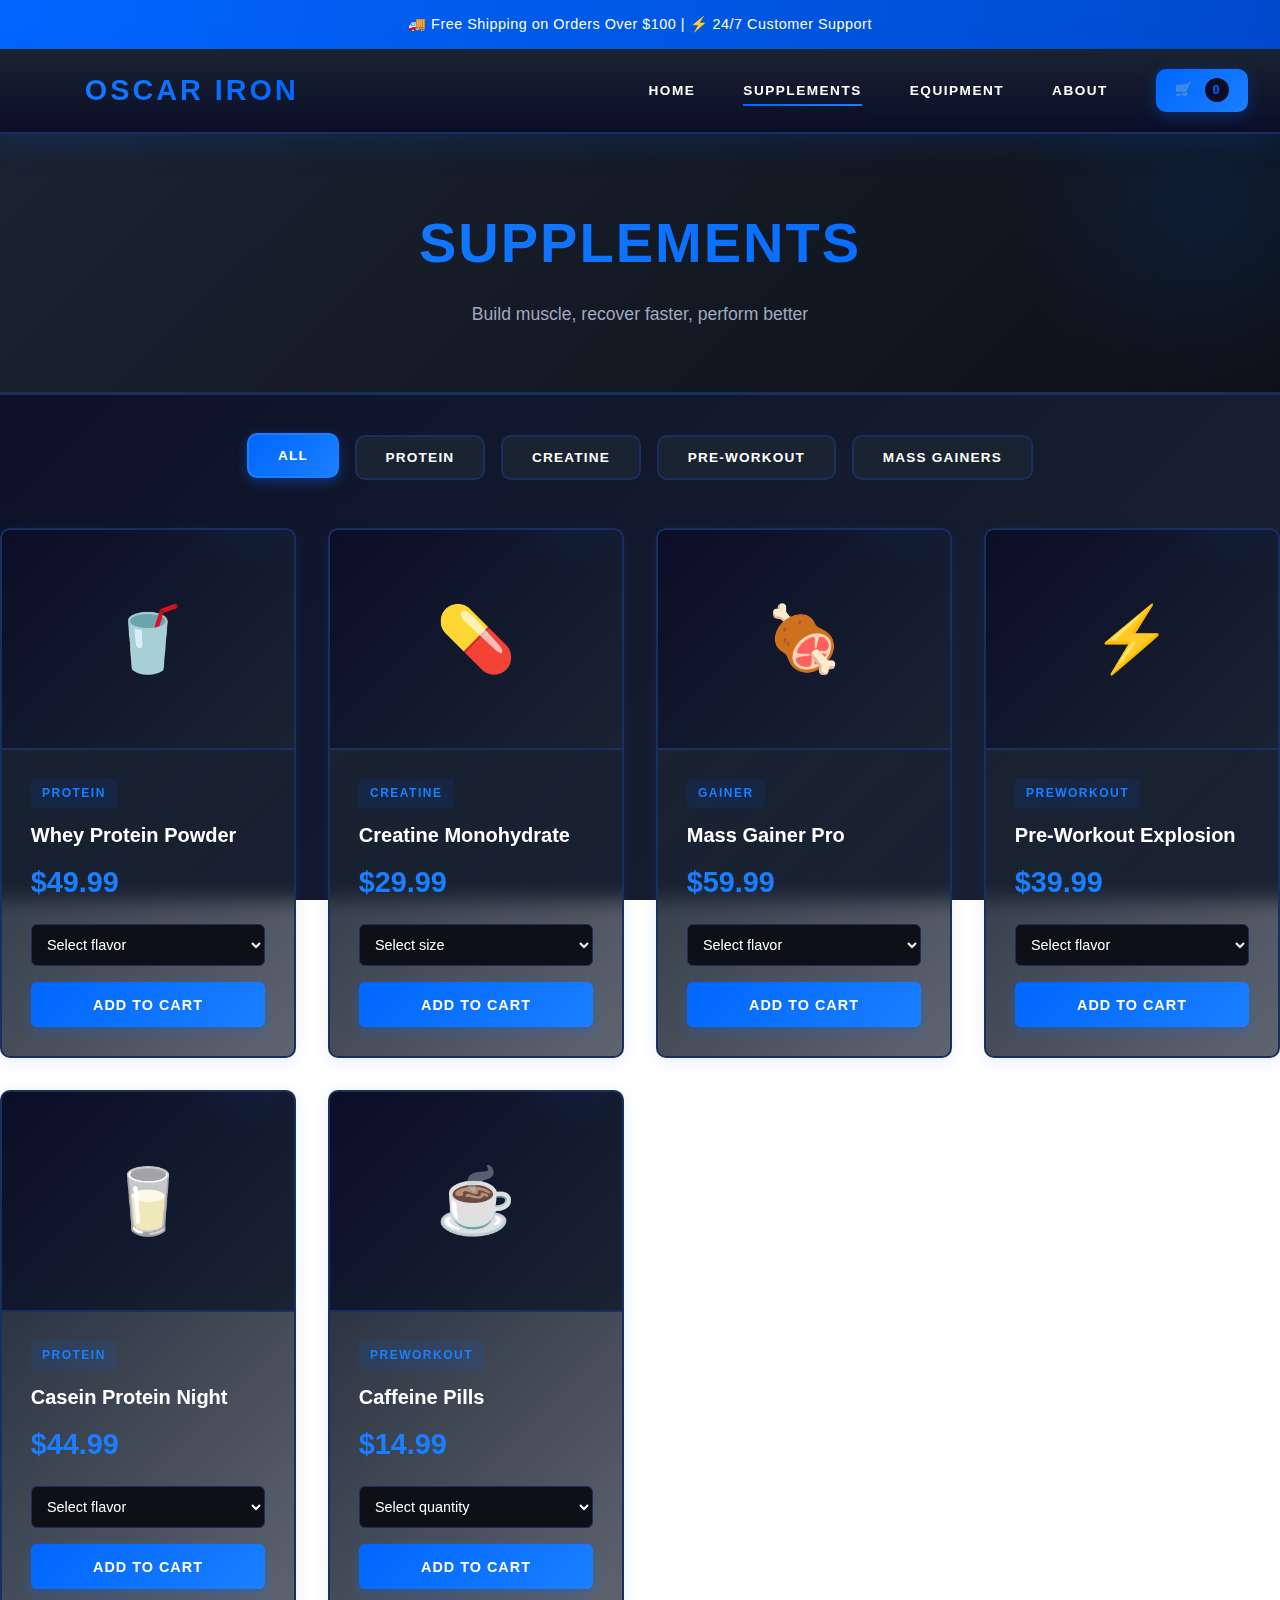
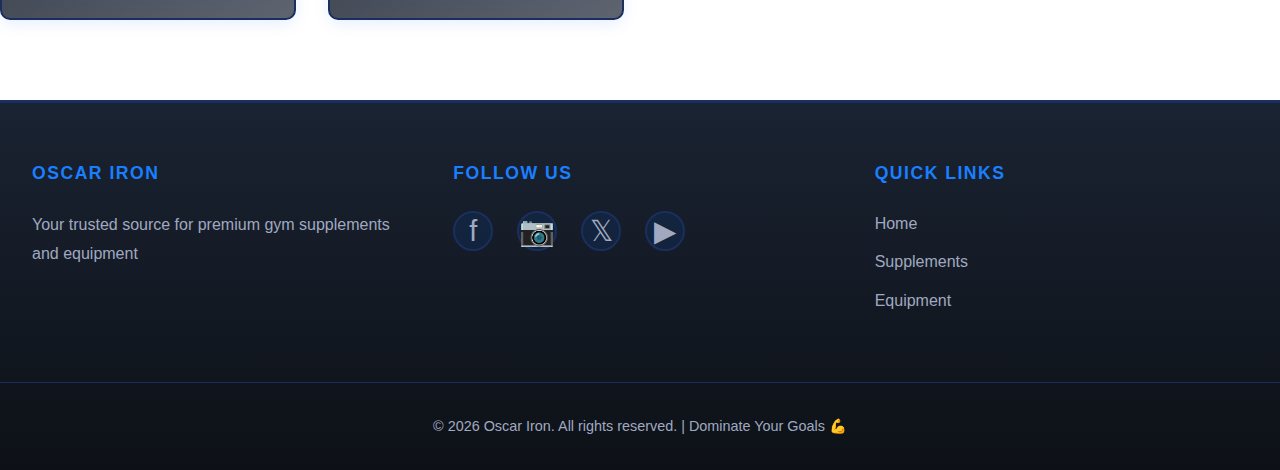
<file: supplements.html>
<!DOCTYPE html>
<html lang="en">
<head>
    <meta charset="UTF-8">
    <meta name="viewport" content="width=device-width, initial-scale=1.0">
    <title>Oscar Iron - Supplements</title>
    <link rel="stylesheet" href="styles.css">
</head>
<body>
    <!-- Top Header Banner -->
    <div class="header-banner">
        <p>🚚 Free Shipping on Orders Over $100 | ⚡ 24/7 Customer Support</p>
    </div>

    <!-- Navigation Bar -->
    <nav class="navbar">
        <div class="navbar-container">
            <div class="navbar-logo">
                <span class="logo-icon">⚡</span>
                <span class="logo-text">Oscar Iron</span>
            </div>
            <ul class="nav-menu">
                <li><a href="home.html" class="nav-link">Home</a></li>
                <li><a href="supplements.html" class="nav-link active">Supplements</a></li>
                <li><a href="equipment.html" class="nav-link">Equipment</a></li>
                <li><a href="about.html" class="nav-link">About</a></li>
                <li><a href="cart.html" class="nav-link cart-link">
                    <span class="cart-icon">🛒</span>
                    <span class="cart-count">0</span>
                </a></li>
            </ul>
            <div class="hamburger">
                <span></span>
                <span></span>
                <span></span>
            </div>
        </div>
    </nav>

    <main class="main-content">
        <!-- Supplements Page -->
        <section id="supplements" class="page active">
            <div class="page-header">
                <h1>Supplements</h1>
                <p>Build muscle, recover faster, perform better</p>
            </div>
            
            <div class="filters">
                <button class="filter-btn active" data-filter="all">All</button>
                <button class="filter-btn" data-filter="protein">Protein</button>
                <button class="filter-btn" data-filter="creatine">Creatine</button>
                <button class="filter-btn" data-filter="preworkout">Pre-Workout</button>
                <button class="filter-btn" data-filter="gainer">Mass Gainers</button>
            </div>

            <div class="products-grid" id="supplementsGrid">
                <!-- Dynamically populated by JavaScript -->
            </div>
        </section>
    </main>

    <!-- Hidden placeholders (prevent script errors from missing elements) -->
    <div style="display:none;">
        <div id="featuredProductsGrid"></div>
        <div id="equipmentGrid"></div>
        <div id="cartItems"></div>
        <span id="subtotal"></span>
        <span id="shipping"></span>
        <span id="total"></span>
    </div>

    <!-- Footer -->
    <footer class="footer">
        <div class="footer-container">
            <div class="footer-section">
                <h4>Oscar Iron</h4>
                <p>Your trusted source for premium gym supplements and equipment</p>
            </div>
            <div class="footer-section">
                <h4>Follow Us</h4>
                <div class="social-links">
                    <a href="#" title="Facebook">f</a>
                    <a href="#" title="Instagram">📷</a>
                    <a href="#" title="Twitter">𝕏</a>
                    <a href="#" title="YouTube">▶</a>
                </div>
            </div>
            <div class="footer-section">
                <h4>Quick Links</h4>
                <ul>
                    <li><a href="home.html">Home</a></li>
                    <li><a href="supplements.html">Supplements</a></li>
                    <li><a href="equipment.html">Equipment</a></li>
                </ul>
            </div>
        </div>
        <div class="footer-bottom">
            <p>&copy; 2026 Oscar Iron. All rights reserved. | Dominate Your Goals 💪</p>
        </div>
    </footer>

    <!-- Product Modal (for detailed view) -->
    <div id="productModal" class="modal">
        <div class="modal-content">
            <span class="close">&times;</span>
            <div class="modal-body" id="modalBody"></div>
        </div>
    </div>

    <script src="script.js"></script>
    <script>
        // Render supplements products and update cart count
        if (typeof renderProducts === 'function') renderProducts(products.supplements, 'supplementsGrid');
        if (typeof updateCartCount === 'function') updateCartCount();
    </script>
</body>
</html>
</file>
<file: styles.css>
/* ========================================
   OSCAR IRON - RESPONSIVE E-COMMERCE SITE
   Black & Blue Premium Theme
   ======================================== */

/* ========== VARIABLES & ROOT ========== */
:root {
    --primary-color: #0a0e27;         /* Deep Dark Blue */
    --secondary-color: #1a2332;       /* Dark Blue-Gray */
    --tertiary-color: #0d1117;        /* Almost Black */
    --accent-color: #0066ff;          /* Vibrant Blue */
    --accent-light: #1a7fff;          /* Light Blue */
    --accent-dark: #004acc;           /* Dark Blue */
    --text-light: #ffffff;            /* White */
    --text-muted: #a0a9c0;            /* Muted Gray-Blue */
    --border-color: #1a2f5f;          /* Subtle Blue Border */
    --border-radius: 10px;
    --transition: all 0.3s cubic-bezier(0.4, 0, 0.2, 1);
    --shadow: 0 8px 32px rgba(0, 102, 255, 0.15);
    --shadow-lg: 0 15px 50px rgba(0, 102, 255, 0.2);
}

/* ========== RESET & BASE STYLES ========== */
* {
    margin: 0;
    padding: 0;
    box-sizing: border-box;
}

html {
    scroll-behavior: smooth;
}

body {
    font-family: 'Segoe UI', 'Roboto', 'Helvetica Neue', sans-serif;
    background: linear-gradient(135deg, var(--primary-color) 0%, var(--secondary-color) 100%);
    background-attachment: fixed;
    color: var(--text-light);
    line-height: 1.6;
}

/* ========== HEADER BANNER ========== */
.header-banner {
    background: linear-gradient(90deg, var(--accent-color) 0%, var(--accent-dark) 100%);
    color: var(--text-light);
    text-align: center;
    padding: 0.8rem 1rem;
    font-size: 0.9rem;
    font-weight: 500;
    letter-spacing: 0.5px;
    box-shadow: var(--shadow);
}

/* ========== NAVBAR (STICKY) ========== */
.navbar {
    position: sticky;
    top: 0;
    background: linear-gradient(180deg, var(--secondary-color) 0%, rgba(10, 14, 39, 0.95) 100%);
    border-bottom: 2px solid var(--border-color);
    z-index: 1000;
    padding: 1rem 0;
    box-shadow: var(--shadow);
    backdrop-filter: blur(10px);
}

.navbar-container {
    max-width: 1400px;
    margin: 0 auto;
    padding: 0 2rem;
    display: flex;
    justify-content: space-between;
    align-items: center;
}

.navbar-logo {
    display: flex;
    align-items: center;
    gap: 0.8rem;
    font-size: 1.8rem;
    font-weight: 900;
    color: var(--text-light);
    text-decoration: none;
    background: linear-gradient(135deg, var(--accent-light) 0%, var(--accent-color) 100%);
    -webkit-background-clip: text;
    -webkit-text-fill-color: transparent;
    background-clip: text;
}

.logo-icon {
    font-size: 2rem;
    filter: drop-shadow(0 0 8px rgba(0, 102, 255, 0.5));
}

.logo-text {
    text-transform: uppercase;
    letter-spacing: 3px;
}

.nav-menu {
    display: flex;
    list-style: none;
    gap: 3rem;
    align-items: center;
}

.nav-link {
    color: var(--text-light);
    text-decoration: none;
    font-weight: 600;
    text-transform: uppercase;
    font-size: 0.85rem;
    letter-spacing: 1.5px;
    transition: var(--transition);
    position: relative;
}

.nav-link::before {
    content: '';
    position: absolute;
    bottom: -8px;
    left: 0;
    width: 0;
    height: 2px;
    background: linear-gradient(90deg, var(--accent-color), var(--accent-light));
    transition: var(--transition);
}

.nav-link:hover::before,
.nav-link.active::before {
    width: 100%;
}

.nav-link:hover {
    color: var(--accent-light);
}

.cart-link {
    display: flex;
    align-items: center;
    gap: 0.7rem;
    background: linear-gradient(135deg, var(--accent-color) 0%, var(--accent-light) 100%);
    padding: 0.6rem 1.2rem;
    border-radius: var(--border-radius);
    transition: var(--transition);
    box-shadow: 0 4px 15px rgba(0, 102, 255, 0.3);
}

.cart-link:hover {
    transform: translateY(-2px);
    box-shadow: 0 6px 25px rgba(0, 102, 255, 0.5);
}

.cart-count {
    min-width: 24px;
    height: 24px;
    background-color: var(--primary-color);
    border-radius: 50%;
    display: flex;
    align-items: center;
    justify-content: center;
    font-size: 0.8rem;
    font-weight: bold;
    color: var(--accent-color);
}

.hamburger {
    display: none;
    flex-direction: column;
    cursor: pointer;
}

.hamburger span {
    width: 25px;
    height: 3px;
    background-color: var(--accent-color);
    margin: 5px 0;
    transition: var(--transition);
    border-radius: 2px;
}

/* ========== MAIN CONTENT ========== */
.main-content {
    min-height: calc(100vh - 200px);
}

.page {
    display: none;
    animation: fadeIn 0.5s ease;
}

.page.active {
    display: block;
}

@keyframes fadeIn {
    from {
        opacity: 0;
        transform: translateY(20px);
    }
    to {
        opacity: 1;
        transform: translateY(0);
    }
}

/* ========== SECTION DIVIDER ========== */
.section-divider {
    height: 4px;
    background: linear-gradient(90deg, transparent, var(--accent-color), transparent);
    margin: 2rem auto;
    max-width: 100px;
}

.section-subtitle {
    text-align: center;
    color: var(--text-muted);
    font-size: 1rem;
    margin-top: 0.5rem;
    letter-spacing: 0.5px;
}

/* ========== HERO SECTION ========== */
.hero {
    background: linear-gradient(135deg, rgba(10, 14, 39, 0.9) 0%, rgba(26, 35, 50, 0.9) 100%), 
                url('data:image/svg+xml,<svg xmlns="http://www.w3.org/2000/svg" viewBox="0 0 1440 320"><path fill="rgba(0,102,255,0.1)" d="M0,96L48,112C96,128,192,160,288,160C384,160,480,128,576,122.7C672,117,768,139,864,144C960,149,1056,139,1152,128C1248,117,1344,107,1392,101.3L1440,96L1440,320L1392,320C1344,320,1248,320,1152,320C1056,320,960,320,864,320C768,320,672,320,576,320C480,320,384,320,288,320C192,320,96,320,48,320L0,320Z"></path></svg>') no-repeat;
    background-size: cover;
    background-position: center;
    padding: 5rem 2rem;
    display: grid;
    grid-template-columns: 1fr 1fr;
    gap: 3rem;
    align-items: center;
    max-width: 1400px;
    margin: 0 auto;
    position: relative;
    overflow: hidden;
}

.hero::before {
    content: '';
    position: absolute;
    top: -50%;
    right: -10%;
    width: 600px;
    height: 600px;
    background: radial-gradient(circle, rgba(0, 102, 255, 0.1) 0%, transparent 70%);
    border-radius: 50%;
    z-index: 0;
}

.hero-content {
    display: flex;
    flex-direction: column;
    gap: 1.5rem;
    position: relative;
    z-index: 2;
}

.hero-title {
    font-size: 4.5rem;
    font-weight: 900;
    text-transform: uppercase;
    letter-spacing: 3px;
    background: linear-gradient(135deg, var(--text-light) 0%, var(--accent-light) 50%, var(--accent-color) 100%);
    -webkit-background-clip: text;
    -webkit-text-fill-color: transparent;
    background-clip: text;
    line-height: 1;
    text-shadow: 0 0 30px rgba(0, 102, 255, 0.3);
}

.hero-subtitle {
    font-size: 2rem;
    font-weight: bold;
    color: var(--accent-light);
    letter-spacing: 1px;
}

.hero-description {
    font-size: 1.1rem;
    color: var(--text-muted);
    max-width: 500px;
}

.hero-buttons {
    display: flex;
    gap: 1.2rem;
    flex-wrap: wrap;
    margin-top: 1rem;
}

.hero-image {
    display: flex;
    align-items: center;
    justify-content: center;
    position: relative;
    z-index: 2;
}

.hero-placeholder {
    font-size: 8rem;
    animation: float 3s ease-in-out infinite;
    filter: drop-shadow(0 0 20px rgba(0, 102, 255, 0.4));
}

@keyframes float {
    0%, 100% {
        transform: translateY(0px) translateX(0px);
    }
    50% {
        transform: translateY(-20px) translateX(10px);
    }
}

/* ========== BUTTONS ========== */
.btn {
    padding: 1rem 2.2rem;
    border: none;
    border-radius: var(--border-radius);
    font-size: 1rem;
    font-weight: 700;
    text-transform: uppercase;
    letter-spacing: 1.5px;
    cursor: pointer;
    transition: var(--transition);
    text-decoration: none;
    display: inline-block;
    position: relative;
    overflow: hidden;
}

.btn::before {
    content: '';
    position: absolute;
    top: 0;
    left: -100%;
    width: 100%;
    height: 100%;
    background: rgba(255, 255, 255, 0.2);
    transition: left 0.3s ease;
    z-index: 0;
}

.btn span {
    position: relative;
    z-index: 1;
}

.btn-primary {
    background: linear-gradient(135deg, var(--accent-color) 0%, var(--accent-light) 100%);
    color: var(--text-light);
    box-shadow: 0 4px 15px rgba(0, 102, 255, 0.4);
}

.btn-primary:hover {
    transform: translateY(-3px);
    box-shadow: 0 6px 25px rgba(0, 102, 255, 0.6);
}

.btn-primary:hover::before {
    left: 100%;
}

.btn-secondary {
    background-color: transparent;
    color: var(--accent-light);
    border: 2px solid var(--accent-color);
}

.btn-secondary:hover {
    background-color: var(--accent-color);
    color: var(--text-light);
    transform: translateY(-3px);
    box-shadow: 0 6px 25px rgba(0, 102, 255, 0.6);
}

.btn-small {
    padding: 0.6rem 1.2rem;
    font-size: 0.85rem;
}

/* ========== FEATURED PRODUCTS SECTION ========== */
.featured-products {
    max-width: 1400px;
    margin: 5rem auto;
    padding: 2rem;
}

.featured-products h2 {
    font-size: 2.8rem;
    text-align: center;
    margin-bottom: 1rem;
    text-transform: uppercase;
    letter-spacing: 2px;
    color: var(--text-light);
    position: relative;
}

.featured-products h2::after {
    content: '';
    position: absolute;
    bottom: -1.5rem;
    left: 50%;
    transform: translateX(-50%);
    width: 150px;
    height: 4px;
    background: linear-gradient(90deg, transparent, var(--accent-color), transparent);
}

/* ========== PRODUCTS GRID ========== */
.products-grid {
    display: grid;
    grid-template-columns: repeat(auto-fill, minmax(260px, 1fr));
    gap: 2rem;
    margin-bottom: 3rem;
    margin-top: 3rem;
}

.product-card {
    background: linear-gradient(135deg, var(--secondary-color) 0%, rgba(26, 35, 50, 0.7) 100%);
    border-radius: var(--border-radius);
    overflow: hidden;
    transition: var(--transition);
    cursor: pointer;
    border: 2px solid var(--border-color);
    display: flex;
    flex-direction: column;
    backdrop-filter: blur(10px);
    position: relative;
    box-shadow: 0 4px 15px rgba(0, 102, 255, 0.1);
}

.product-card::before {
    content: '';
    position: absolute;
    top: 0;
    left: 0;
    right: 0;
    height: 3px;
    background: linear-gradient(90deg, var(--accent-color), var(--accent-light));
    opacity: 0;
    transition: var(--transition);
}

.product-card:hover {
    transform: translateY(-12px);
    border-color: var(--accent-color);
    box-shadow: 0 12px 35px rgba(0, 102, 255, 0.3);
}

.product-card:hover::before {
    opacity: 1;
}

.product-image {
    width: 100%;
    height: 220px;
    background: linear-gradient(135deg, var(--primary-color) 0%, var(--secondary-color) 100%);
    display: flex;
    align-items: center;
    justify-content: center;
    font-size: 4rem;
    border-bottom: 2px solid var(--border-color);
    position: relative;
    overflow: hidden;
}

.product-image::after {
    content: '';
    position: absolute;
    top: -50%;
    right: -10%;
    width: 150px;
    height: 150px;
    background: radial-gradient(circle, rgba(0, 102, 255, 0.1) 0%, transparent 70%);
    border-radius: 50%;
}

.product-content {
    padding: 1.8rem;
    flex-grow: 1;
    display: flex;
    flex-direction: column;
}

.product-category {
    font-size: 0.75rem;
    color: var(--accent-light);
    text-transform: uppercase;
    letter-spacing: 1.5px;
    font-weight: 700;
    margin-bottom: 0.7rem;
    background: rgba(0, 102, 255, 0.1);
    padding: 0.3rem 0.7rem;
    border-radius: 4px;
    width: fit-content;
}

.product-name {
    font-size: 1.25rem;
    font-weight: 700;
    margin-bottom: 0.5rem;
    color: var(--text-light);
}

.product-price {
    font-size: 1.8rem;
    color: var(--accent-light);
    font-weight: 900;
    margin-bottom: 1.2rem;
}

.product-options {
    display: flex;
    flex-direction: column;
    gap: 0.6rem;
    margin-bottom: 1rem;
}

.product-options select,
.product-options input {
    padding: 0.7rem;
    border: 1px solid var(--border-color);
    border-radius: 6px;
    background-color: var(--tertiary-color);
    color: var(--text-light);
    font-size: 0.9rem;
    transition: var(--transition);
}

.product-options select:focus,
.product-options input:focus {
    outline: none;
    border-color: var(--accent-color);
    box-shadow: 0 0 10px rgba(0, 102, 255, 0.3);
}

.product-options select option {
    background-color: var(--secondary-color);
    color: var(--text-light);
}

.add-to-cart-btn {
    margin-top: auto;
    background: linear-gradient(135deg, var(--accent-color) 0%, var(--accent-light) 100%);
    color: var(--text-light);
    border: none;
    padding: 0.9rem;
    border-radius: 6px;
    cursor: pointer;
    font-weight: 700;
    text-transform: uppercase;
    transition: var(--transition);
    font-size: 0.9rem;
    letter-spacing: 1px;
    box-shadow: 0 4px 12px rgba(0, 102, 255, 0.3);
}

.add-to-cart-btn:hover {
    transform: translateY(-2px);
    box-shadow: 0 6px 20px rgba(0, 102, 255, 0.5);
}

/* ========== PAGE HEADER ========== */
.page-header {
    background: linear-gradient(135deg, var(--secondary-color) 0%, var(--tertiary-color) 100%);
    padding: 4rem 2rem;
    text-align: center;
    border-bottom: 3px solid var(--border-color);
    position: relative;
    overflow: hidden;
}

.page-header::before {
    content: '';
    position: absolute;
    top: -50%;
    right: -10%;
    width: 400px;
    height: 400px;
    background: radial-gradient(circle, rgba(0, 102, 255, 0.1) 0%, transparent 70%);
    border-radius: 50%;
}

.page-header h1 {
    font-size: 3.5rem;
    text-transform: uppercase;
    letter-spacing: 2px;
    margin-bottom: 0.8rem;
    background: linear-gradient(135deg, var(--accent-light) 0%, var(--accent-color) 100%);
    -webkit-background-clip: text;
    -webkit-text-fill-color: transparent;
    background-clip: text;
    position: relative;
    z-index: 2;
}

.page-header p {
    font-size: 1.1rem;
    color: var(--text-muted);
    position: relative;
    z-index: 2;
}

/* ========== FILTERS ========== */
.filters {
    max-width: 1400px;
    margin: 2.5rem auto;
    padding: 0 2rem;
    display: flex;
    gap: 1rem;
    flex-wrap: wrap;
    justify-content: center;
}

.filter-btn {
    padding: 0.8rem 1.8rem;
    background-color: var(--secondary-color);
    color: var(--text-light);
    border: 2px solid var(--border-color);
    border-radius: var(--border-radius);
    cursor: pointer;
    text-transform: uppercase;
    font-weight: 700;
    letter-spacing: 1.2px;
    transition: var(--transition);
    font-size: 0.85rem;
}

.filter-btn:hover,
.filter-btn.active {
    background: linear-gradient(135deg, var(--accent-color) 0%, var(--accent-light) 100%);
    border-color: var(--accent-light);
    color: var(--text-light);
    transform: translateY(-2px);
    box-shadow: 0 4px 12px rgba(0, 102, 255, 0.4);
}

/* ========== FEATURES SECTION ========== */
.features {
    background: linear-gradient(135deg, var(--secondary-color) 0%, var(--tertiary-color) 100%);
    padding: 5rem 2rem;
    margin: 4rem 0;
    position: relative;
    overflow: hidden;
}

.features::before {
    content: '';
    position: absolute;
    top: -50%;
    left: -10%;
    width: 400px;
    height: 400px;
    background: radial-gradient(circle, rgba(0, 102, 255, 0.1) 0%, transparent 70%);
    border-radius: 50%;
}

.features-container {
    max-width: 1400px;
    margin: 0 auto;
    position: relative;
    z-index: 2;
}

.features h2 {
    font-size: 2.8rem;
    text-align: center;
    margin-bottom: 3rem;
    text-transform: uppercase;
    letter-spacing: 2px;
    color: var(--text-light);
    position: relative;
}

.features h2::after {
    content: '';
    position: absolute;
    bottom: -1.5rem;
    left: 50%;
    transform: translateX(-50%);
    width: 150px;
    height: 4px;
    background: linear-gradient(90deg, transparent, var(--accent-color), transparent);
}

.features-grid {
    display: grid;
    grid-template-columns: repeat(auto-fit, minmax(280px, 1fr));
    gap: 2.5rem;
}

.feature-card {
    text-align: center;
    padding: 2.5rem 2rem;
    border-radius: var(--border-radius);
    border: 2px solid var(--border-color);
    transition: var(--transition);
    background: rgba(10, 14, 39, 0.5);
    backdrop-filter: blur(10px);
    position: relative;
    overflow: hidden;
}

.feature-card::before {
    content: '';
    position: absolute;
    top: 0;
    left: 0;
    right: 0;
    height: 3px;
    background: linear-gradient(90deg, var(--accent-color), var(--accent-light));
    opacity: 0;
    transition: var(--transition);
}

.feature-card:hover {
    border-color: var(--accent-color);
    transform: translateY(-8px);
    box-shadow: 0 8px 25px rgba(0, 102, 255, 0.2);
}

.feature-card:hover::before {
    opacity: 1;
}

.feature-icon {
    font-size: 3.5rem;
    margin-bottom: 1.5rem;
    display: inline-block;
    animation: pulse 2s ease-in-out infinite;
}

.feature-card:hover .feature-icon {
    animation: pulse 1s ease-in-out;
}

@keyframes pulse {
    0%, 100% {
        transform: scale(1);
    }
    50% {
        transform: scale(1.1);
    }
}

.feature-bar {
    height: 3px;
    background: linear-gradient(90deg, var(--accent-color), var(--accent-light));
    margin-top: 1rem;
    width: 40px;
    margin-left: auto;
    margin-right: auto;
    border-radius: 2px;
}

.feature-card h3 {
    font-size: 1.4rem;
    margin-bottom: 0.8rem;
    text-transform: uppercase;
    letter-spacing: 1.5px;
    color: var(--text-light);
}

.feature-card p {
    color: var(--text-muted);
    font-size: 0.95rem;
    line-height: 1.6;
}

/* ========== NEWSLETTER SECTION ========== */
.newsletter-section {
    background: linear-gradient(135deg, var(--accent-color) 0%, var(--accent-dark) 100%);
    padding: 4rem 2rem;
    margin: 4rem auto;
    max-width: 1400px;
    border-radius: var(--border-radius);
    text-align: center;
    position: relative;
    overflow: hidden;
}

.newsletter-section::before {
    content: '';
    position: absolute;
    top: -50%;
    right: -10%;
    width: 400px;
    height: 400px;
    background: radial-gradient(circle, rgba(255, 255, 255, 0.1) 0%, transparent 70%);
    border-radius: 50%;
}

.newsletter-content {
    position: relative;
    z-index: 2;
    max-width: 600px;
    margin: 0 auto;
}

.newsletter-content h2 {
    font-size: 2.2rem;
    margin-bottom: 0.5rem;
    text-transform: uppercase;
    letter-spacing: 2px;
    color: var(--text-light);
}

.newsletter-content p {
    margin-bottom: 2rem;
    font-size: 1.1rem;
    color: rgba(255, 255, 255, 0.9);
}

.newsletter-form {
    display: flex;
    gap: 1rem;
    flex-wrap: wrap;
    justify-content: center;
}

.newsletter-form input {
    flex: 1;
    min-width: 250px;
    padding: 1rem;
    border: 2px solid rgba(255, 255, 255, 0.3);
    border-radius: 6px;
    background-color: rgba(255, 255, 255, 0.1);
    color: var(--text-light);
    font-size: 0.95rem;
}

.newsletter-form input::placeholder {
    color: rgba(255, 255, 255, 0.6);
}

.newsletter-form input:focus {
    outline: none;
    border-color: rgba(255, 255, 255, 0.5);
    box-shadow: 0 0 15px rgba(255, 255, 255, 0.2);
}

.newsletter-form button {
    padding: 1rem 2rem;
    background-color: var(--primary-color);
    color: var(--accent-light);
    border: none;
    border-radius: 6px;
    font-weight: 700;
    text-transform: uppercase;
    letter-spacing: 1.5px;
    cursor: pointer;
    transition: var(--transition);
}

.newsletter-form button:hover {
    transform: scale(1.05);
    box-shadow: 0 6px 20px rgba(0, 0, 0, 0.3);
}

/* ========== ABOUT PAGE ========== */
.about-container {
    max-width: 1400px;
    margin: 0 auto;
    padding: 0 2rem;
}

.about-section {
    background: linear-gradient(135deg, var(--secondary-color) 0%, var(--tertiary-color) 100%);
    padding: 3rem;
    border-radius: var(--border-radius);
    border-left: 4px solid var(--accent-color);
    margin-bottom: 4rem;
}

.about-section h2 {
    font-size: 2.2rem;
    margin-bottom: 1.5rem;
    color: var(--accent-light);
    text-transform: uppercase;
    letter-spacing: 1.5px;
}

.about-section p {
    font-size: 1.1rem;
    color: var(--text-muted);
    line-height: 1.8;
}

.about-stats {
    display: grid;
    grid-template-columns: repeat(auto-fit, minmax(200px, 1fr));
    gap: 2rem;
    margin-bottom: 4rem;
}

.stat-card {
    background: linear-gradient(135deg, var(--secondary-color) 0%, rgba(26, 35, 50, 0.7) 100%);
    padding: 2.5rem;
    border-radius: var(--border-radius);
    text-align: center;
    border: 2px solid var(--border-color);
    transition: var(--transition);
}

.stat-card:hover {
    transform: translateY(-8px);
    border-color: var(--accent-color);
    box-shadow: 0 12px 35px rgba(0, 102, 255, 0.3);
}

.stat-card h3 {
    font-size: 3rem;
    color: var(--accent-light);
    font-weight: 900;
    margin-bottom: 0.5rem;
}

.stat-card p {
    font-size: 1.1rem;
    color: var(--text-muted);
    text-transform: uppercase;
    letter-spacing: 1px;
}

.about-values h2 {
    font-size: 2.2rem;
    margin-bottom: 3rem;
    text-align: center;
    color: var(--accent-light);
    text-transform: uppercase;
    letter-spacing: 1.5px;
    position: relative;
}

.about-values h2::after {
    content: '';
    position: absolute;
    bottom: -1.5rem;
    left: 50%;
    transform: translateX(-50%);
    width: 150px;
    height: 4px;
    background: linear-gradient(90deg, transparent, var(--accent-color), transparent);
}

.values-grid {
    display: grid;
    grid-template-columns: repeat(auto-fit, minmax(250px, 1fr));
    gap: 2rem;
    margin-top: 3rem;
}

.value-card {
    background: linear-gradient(135deg, var(--secondary-color) 0%, var(--tertiary-color) 100%);
    padding: 2rem;
    border-radius: var(--border-radius);
    border: 2px solid var(--border-color);
    transition: var(--transition);
}

.value-card:hover {
    border-color: var(--accent-color);
    transform: translateY(-8px);
    box-shadow: 0 8px 25px rgba(0, 102, 255, 0.2);
}

.value-card h4 {
    font-size: 1.5rem;
    color: var(--accent-light);
    margin-bottom: 1rem;
}

.value-card p {
    color: var(--text-muted);
    line-height: 1.6;
}

/* ========== SHOPPING CART ========== */
.cart-container {
    max-width: 1400px;
    margin: 2rem auto;
    padding: 0 2rem;
    display: grid;
    grid-template-columns: 1fr 380px;
    gap: 2rem;
}

.cart-items {
    background: linear-gradient(135deg, var(--secondary-color) 0%, var(--tertiary-color) 100%);
    border-radius: var(--border-radius);
    padding: 2rem;
    min-height: 400px;
    border: 2px solid var(--border-color);
}

.cart-item {
    display: grid;
    grid-template-columns: 110px 1fr auto;
    gap: 1.5rem;
    padding: 1.5rem;
    border-bottom: 1px solid var(--border-color);
    align-items: center;
}

.cart-item:last-child {
    border-bottom: none;
}

.cart-item-image {
    width: 110px;
    height: 110px;
    background: linear-gradient(135deg, var(--primary-color) 0%, var(--secondary-color) 100%);
    border-radius: 8px;
    display: flex;
    align-items: center;
    justify-content: center;
    font-size: 3rem;
    border: 2px solid var(--accent-color);
}

.cart-item-details h4 {
    margin-bottom: 0.3rem;
    color: var(--text-light);
    font-size: 1.1rem;
}

.cart-item-details p {
    color: var(--text-muted);
    font-size: 0.85rem;
    margin-bottom: 0.3rem;
}

.cart-item-price {
    color: var(--accent-light);
    font-weight: bold;
    font-size: 1.2rem;
}

.cart-item-actions {
    display: flex;
    flex-direction: column;
    gap: 0.8rem;
    align-items: flex-end;
}

.quantity-control {
    display: flex;
    gap: 0.5rem;
    align-items: center;
    background-color: var(--tertiary-color);
    padding: 0.3rem;
    border-radius: 6px;
    border: 1px solid var(--border-color);
}

.quantity-control button {
    width: 32px;
    height: 32px;
    border: none;
    background-color: transparent;
    color: var(--accent-color);
    border-radius: 4px;
    cursor: pointer;
    font-weight: bold;
    transition: var(--transition);
    font-size: 1rem;
}

.quantity-control button:hover {
    background-color: var(--accent-color);
    color: var(--primary-color);
}

.quantity-display {
    min-width: 40px;
    text-align: center;
    font-weight: bold;
}

.remove-btn {
    background: none;
    border: none;
    color: #ff6b6b;
    cursor: pointer;
    font-weight: bold;
    text-decoration: underline;
    transition: var(--transition);
    font-size: 0.9rem;
}

.remove-btn:hover {
    color: #ff8787;
}

.empty-cart {
    text-align: center;
    padding: 3rem;
    color: var(--text-muted);
}

.empty-cart p {
    font-size: 1.2rem;
    margin-bottom: 1.5rem;
}

.cart-summary {
    background: linear-gradient(135deg, var(--secondary-color) 0%, var(--tertiary-color) 100%);
    border-radius: var(--border-radius);
    padding: 2.5rem;
    border: 2px solid var(--border-color);
    height: fit-content;
    position: sticky;
    top: 120px;
    box-shadow: var(--shadow);
}

.cart-summary h3 {
    text-transform: uppercase;
    letter-spacing: 1.5px;
    margin-bottom: 1.5rem;
    border-bottom: 2px solid var(--border-color);
    padding-bottom: 1rem;
    color: var(--accent-light);
    font-size: 1.2rem;
}

.summary-row {
    display: flex;
    justify-content: space-between;
    margin-bottom: 1rem;
    font-size: 0.95rem;
    color: var(--text-muted);
}

.summary-row span:last-child {
    color: var(--text-light);
    font-weight: 600;
}

.summary-row.total {
    font-size: 1.4rem;
    font-weight: 900;
    color: var(--accent-light);
    border-top: 2px solid var(--border-color);
    padding-top: 1rem;
    margin-top: 1rem;
}

.summary-row.total span:last-child {
    color: var(--accent-light);
}

/* ========== MODAL ========== */
.modal {
    display: none;
    position: fixed;
    z-index: 2000;
    left: 0;
    top: 0;
    width: 100%;
    height: 100%;
    background-color: rgba(0, 0, 0, 0.85);
    animation: fadeIn 0.3s ease;
    backdrop-filter: blur(5px);
}

.modal.active {
    display: flex;
    align-items: center;
    justify-content: center;
}

.modal-content {
    background: linear-gradient(135deg, var(--secondary-color) 0%, var(--tertiary-color) 100%);
    padding: 2.5rem;
    border-radius: var(--border-radius);
    border: 2px solid var(--accent-color);
    max-width: 650px;
    width: 90%;
    position: relative;
    max-height: 90vh;
    overflow-y: auto;
    box-shadow: 0 20px 60px rgba(0, 102, 255, 0.3);
}

.close {
    position: absolute;
    right: 1.5rem;
    top: 1.5rem;
    font-size: 2rem;
    cursor: pointer;
    color: var(--accent-color);
    transition: var(--transition);
}

.close:hover {
    color: var(--accent-light);
    transform: scale(1.2);
}

.modal-body h2 {
    text-transform: uppercase;
    letter-spacing: 1.5px;
    margin-bottom: 1.5rem;
    color: var(--accent-light);
    font-size: 1.8rem;
}

.modal-body .modal-image {
    width: 100%;
    height: 320px;
    background: linear-gradient(135deg, var(--primary-color) 0%, var(--secondary-color) 100%);
    border-radius: var(--border-radius);
    display: flex;
    align-items: center;
    justify-content: center;
    font-size: 5rem;
    margin-bottom: 1.5rem;
    border: 2px solid var(--accent-color);
}

.modal-body p {
    color: var(--text-muted);
    margin-bottom: 1rem;
    line-height: 1.6;
}

.modal-body .modal-price {
    font-size: 2rem;
    color: var(--accent-light);
    font-weight: 900;
    margin-bottom: 1.5rem;
    letter-spacing: 1px;
}

/* ========== FOOTER ========== */
.footer {
    background: linear-gradient(180deg, var(--secondary-color) 0%, var(--tertiary-color) 100%);
    color: var(--text-muted);
    border-top: 3px solid var(--border-color);
    margin-top: 5rem;
}

.footer-container {
    max-width: 1400px;
    margin: 0 auto;
    padding: 3.5rem 2rem;
    display: grid;
    grid-template-columns: repeat(auto-fit, minmax(280px, 1fr));
    gap: 3rem;
}

.footer-section h4 {
    color: var(--accent-light);
    text-transform: uppercase;
    letter-spacing: 1.5px;
    margin-bottom: 1.5rem;
    font-size: 1.1rem;
}

.footer-section p {
    line-height: 1.8;
    color: var(--text-muted);
}

.footer-section ul {
    list-style: none;
}

.footer-section ul li {
    margin-bottom: 0.8rem;
}

.footer-section a {
    color: var(--text-muted);
    text-decoration: none;
    transition: var(--transition);
    font-weight: 500;
}

.footer-section a:hover {
    color: var(--accent-light);
}

.social-links {
    display: flex;
    gap: 1.5rem;
    font-size: 1.8rem;
}

.social-links a {
    display: inline-flex;
    width: 40px;
    height: 40px;
    align-items: center;
    justify-content: center;
    background-color: rgba(0, 102, 255, 0.1);
    border-radius: 50%;
    transition: var(--transition);
    border: 2px solid var(--border-color);
}

.social-links a:hover {
    background-color: var(--accent-color);
    border-color: var(--accent-color);
    transform: translateY(-3px);
}

.footer-bottom {
    text-align: center;
    border-top: 1px solid var(--border-color);
    padding: 2rem;
    color: var(--text-muted);
    font-size: 0.9rem;
}

/* ========== RESPONSIVE DESIGN ========== */

/* Tablet (768px and below) */
@media (max-width: 768px) {
    :root {
        --border-radius: 8px;
    }

    .navbar-container {
        padding: 0 1rem;
    }

    .nav-menu {
        gap: 1.5rem;
    }

    .logo-text {
        font-size: 1rem;
        letter-spacing: 1px;
    }

    .hero {
        grid-template-columns: 1fr;
        padding: 3rem 1rem;
    }

    .hero-title {
        font-size: 3rem;
    }

    .hero-subtitle {
        font-size: 1.5rem;
    }

    .hero-buttons {
        gap: 0.8rem;
    }

    .products-grid {
        grid-template-columns: repeat(auto-fill, minmax(220px, 1fr));
        gap: 1.5rem;
    }

    .page-header h1 {
        font-size: 2.5rem;
    }

    .page-header {
        padding: 2.5rem 1rem;
    }

    .cart-container {
        grid-template-columns: 1fr;
    }

    .cart-summary {
        position: static;
    }

    .cart-item {
        grid-template-columns: 90px 1fr;
        gap: 1rem;
    }

    .cart-item-image {
        width: 90px;
        height: 90px;
        font-size: 2.5rem;
    }

    .cart-item-actions {
        grid-column: 1 / -1;
        margin-top: 1rem;
        flex-direction: row;
        justify-content: space-between;
    }

    .filters {
        padding: 0 1rem;
        gap: 0.5rem;
    }

    .filter-btn {
        padding: 0.6rem 1rem;
        font-size: 0.8rem;
    }

    .about-stats {
        gap: 1.5rem;
    }

    .featured-products h2,
    .features h2 {
        font-size: 2rem;
    }

    .features-grid {
        gap: 1.5rem;
    }

    .hero-placeholder {
        font-size: 6rem;
    }
}

/* Mobile (480px and below) */
@media (max-width: 480px) {
    .navbar-container {
        padding: 0 0.5rem;
    }

    .nav-menu {
        gap: 0.8rem;
    }

    .navbar-logo {
        gap: 0.25rem;
    }

    .logo-icon {
        font-size: 1.5rem;
    }

    .logo-text {
        font-size: 0.75rem;
        letter-spacing: 0.5px;
    }

    .nav-link {
        font-size: 0.65rem;
        letter-spacing: 0.5px;
    }

    .header-banner {
        font-size: 0.8rem;
        padding: 0.6rem 0.5rem;
    }

    .hero {
        padding: 2rem 1rem;
        gap: 1.5rem;
    }

    .hero-title {
        font-size: 2rem;
    }

    .hero-subtitle {
        font-size: 1.1rem;
    }

    .hero-description {
        font-size: 0.9rem;
    }

    .hero-buttons {
        flex-direction: column;
    }

    .btn {
        padding: 0.8rem 1.5rem;
        font-size: 0.85rem;
    }

    .hero-placeholder {
        font-size: 4rem;
    }

    .products-grid {
        grid-template-columns: repeat(auto-fill, minmax(140px, 1fr));
        gap: 1rem;
    }

    .product-image {
        height: 140px;
        font-size: 2.5rem;
    }

    .product-content {
        padding: 1rem;
    }

    .product-name {
        font-size: 0.95rem;
    }

    .product-price {
        font-size: 1.3rem;
    }

    .add-to-cart-btn {
        padding: 0.6rem;
        font-size: 0.75rem;
    }

    .page-header h1 {
        font-size: 1.8rem;
    }

    .page-header p {
        font-size: 0.9rem;
    }

    .page-header {
        padding: 1.5rem 1rem;
    }

    .featured-products h2,
    .features h2 {
        font-size: 1.6rem;
        margin-bottom: 1.5rem;
    }

    .features-grid {
        gap: 1rem;
    }

    .feature-card {
        padding: 1.5rem 1rem;
    }

    .feature-icon {
        font-size: 2.5rem;
    }

    .feature-card h3 {
        font-size: 1rem;
    }

    .feature-card p {
        font-size: 0.8rem;
    }

    .filters {
        padding: 0 0.5rem;
        gap: 0.3rem;
    }

    .filter-btn {
        padding: 0.4rem 0.7rem;
        font-size: 0.7rem;
    }

    .modal-content {
        padding: 1.5rem;
        width: 95%;
    }

    .close {
        font-size: 1.5rem;
        right: 1rem;
        top: 1rem;
    }

    .modal-body .modal-image {
        height: 200px;
        font-size: 3rem;
    }

    .modal-body h2 {
        font-size: 1.3rem;
    }

    .footer-container {
        padding: 2rem 1rem;
        gap: 1.5rem;
    }

    .footer-section h4 {
        font-size: 1rem;
    }

    .footer-bottom {
        padding: 1rem;
        font-size: 0.8rem;
    }

    .cart-item {
        grid-template-columns: 80px 1fr;
        gap: 0.8rem;
    }

    .cart-item-image {
        width: 80px;
        height: 80px;
        font-size: 2rem;
    }

    .about-stats {
        gap: 1rem;
    }

    .stat-card {
        padding: 1.5rem;
    }

    .stat-card h3 {
        font-size: 2rem;
    }

    .values-grid {
        gap: 1rem;
    }

    .value-card {
        padding: 1.5rem;
    }

    .value-card h4 {
        font-size: 1.2rem;
    }

    .newsletter-form {
        flex-direction: column;
    }

    .newsletter-form input {
        min-width: unset;
    }
}

/* ========== UTILITY CLASSES ========== */
.hidden {
    display: none !important;
}

.visible {
    display: block !important;
}

.loading {
    opacity: 0.6;
    pointer-events: none;
}

.success {
    background-color: rgba(76, 175, 80, 0.1);
    border-color: #4caf50;
}

/* ========== CHECKOUT FORM STYLES ========== */
.checkout-form {
    color: var(--text-light);
}

.checkout-form h2 {
    font-size: 2rem;
    margin-bottom: 2rem;
    text-transform: uppercase;
    letter-spacing: 1.5px;
    background: linear-gradient(135deg, var(--accent-light) 0%, var(--accent-color) 100%);
    -webkit-background-clip: text;
    -webkit-text-fill-color: transparent;
    background-clip: text;
}

.checkout-section {
    margin-bottom: 2.5rem;
    padding: 2rem;
    background: rgba(10, 14, 39, 0.5);
    border: 2px solid var(--border-color);
    border-radius: var(--border-radius);
    backdrop-filter: blur(10px);
}

.checkout-section h3 {
    font-size: 1.3rem;
    margin-bottom: 1.5rem;
    color: var(--accent-light);
    text-transform: uppercase;
    letter-spacing: 1px;
}

.form-group {
    margin-bottom: 1.2rem;
}

.form-group label {
    display: block;
    margin-bottom: 0.5rem;
    font-weight: 600;
    color: var(--text-light);
    font-size: 0.95rem;
}

.form-group input {
    width: 100%;
    padding: 0.9rem;
    background-color: var(--tertiary-color);
    border: 2px solid var(--border-color);
    border-radius: 6px;
    color: var(--text-light);
    font-size: 0.95rem;
    transition: var(--transition);
}

.form-group input::placeholder {
    color: var(--text-muted);
}

.form-group input:focus {
    outline: none;
    border-color: var(--accent-color);
    box-shadow: 0 0 12px rgba(0, 102, 255, 0.3);
    background-color: rgba(10, 14, 39, 0.8);
}

.form-row {
    display: grid;
    grid-template-columns: 1fr 1fr;
    gap: 1rem;
}

.checkout-summary {
    background: linear-gradient(135deg, var(--secondary-color) 0%, var(--tertiary-color) 100%);
    padding: 2rem;
    border: 2px solid var(--border-color);
    border-radius: var(--border-radius);
    margin-bottom: 2rem;
}

.checkout-summary h3 {
    font-size: 1.2rem;
    margin-bottom: 1.5rem;
    color: var(--accent-light);
    text-transform: uppercase;
    letter-spacing: 1px;
    border-bottom: 2px solid var(--border-color);
    padding-bottom: 1rem;
}

.checkout-summary .summary-row {
    display: flex;
    justify-content: space-between;
    margin-bottom: 1rem;
    font-size: 0.95rem;
    color: var(--text-muted);
}

.checkout-summary .summary-row span:last-child {
    color: var(--text-light);
    font-weight: 600;
}

.checkout-summary .summary-row.total {
    font-size: 1.3rem;
    font-weight: 900;
    color: var(--accent-light);
    border-top: 2px solid var(--border-color);
    padding-top: 1rem;
    margin-top: 1rem;
}

.checkout-summary .summary-row.total span:last-child {
    color: var(--accent-light);
    font-size: 1.5rem;
}

.checkout-actions {
    display: grid;
    grid-template-columns: 1fr 1fr;
    gap: 1rem;
}

.checkout-actions .btn {
    padding: 1rem;
    font-size: 0.95rem;
}

@media (max-width: 480px) {
    .form-row {
        grid-template-columns: 1fr;
    }

    .checkout-actions {
        grid-template-columns: 1fr;
    }

    .checkout-form h2 {
        font-size: 1.5rem;
        margin-bottom: 1.5rem;
    }

    .checkout-section {
        padding: 1.5rem;
        margin-bottom: 1.5rem;
    }

    .checkout-section h3 {
        font-size: 1.1rem;
    }
}
</file>
